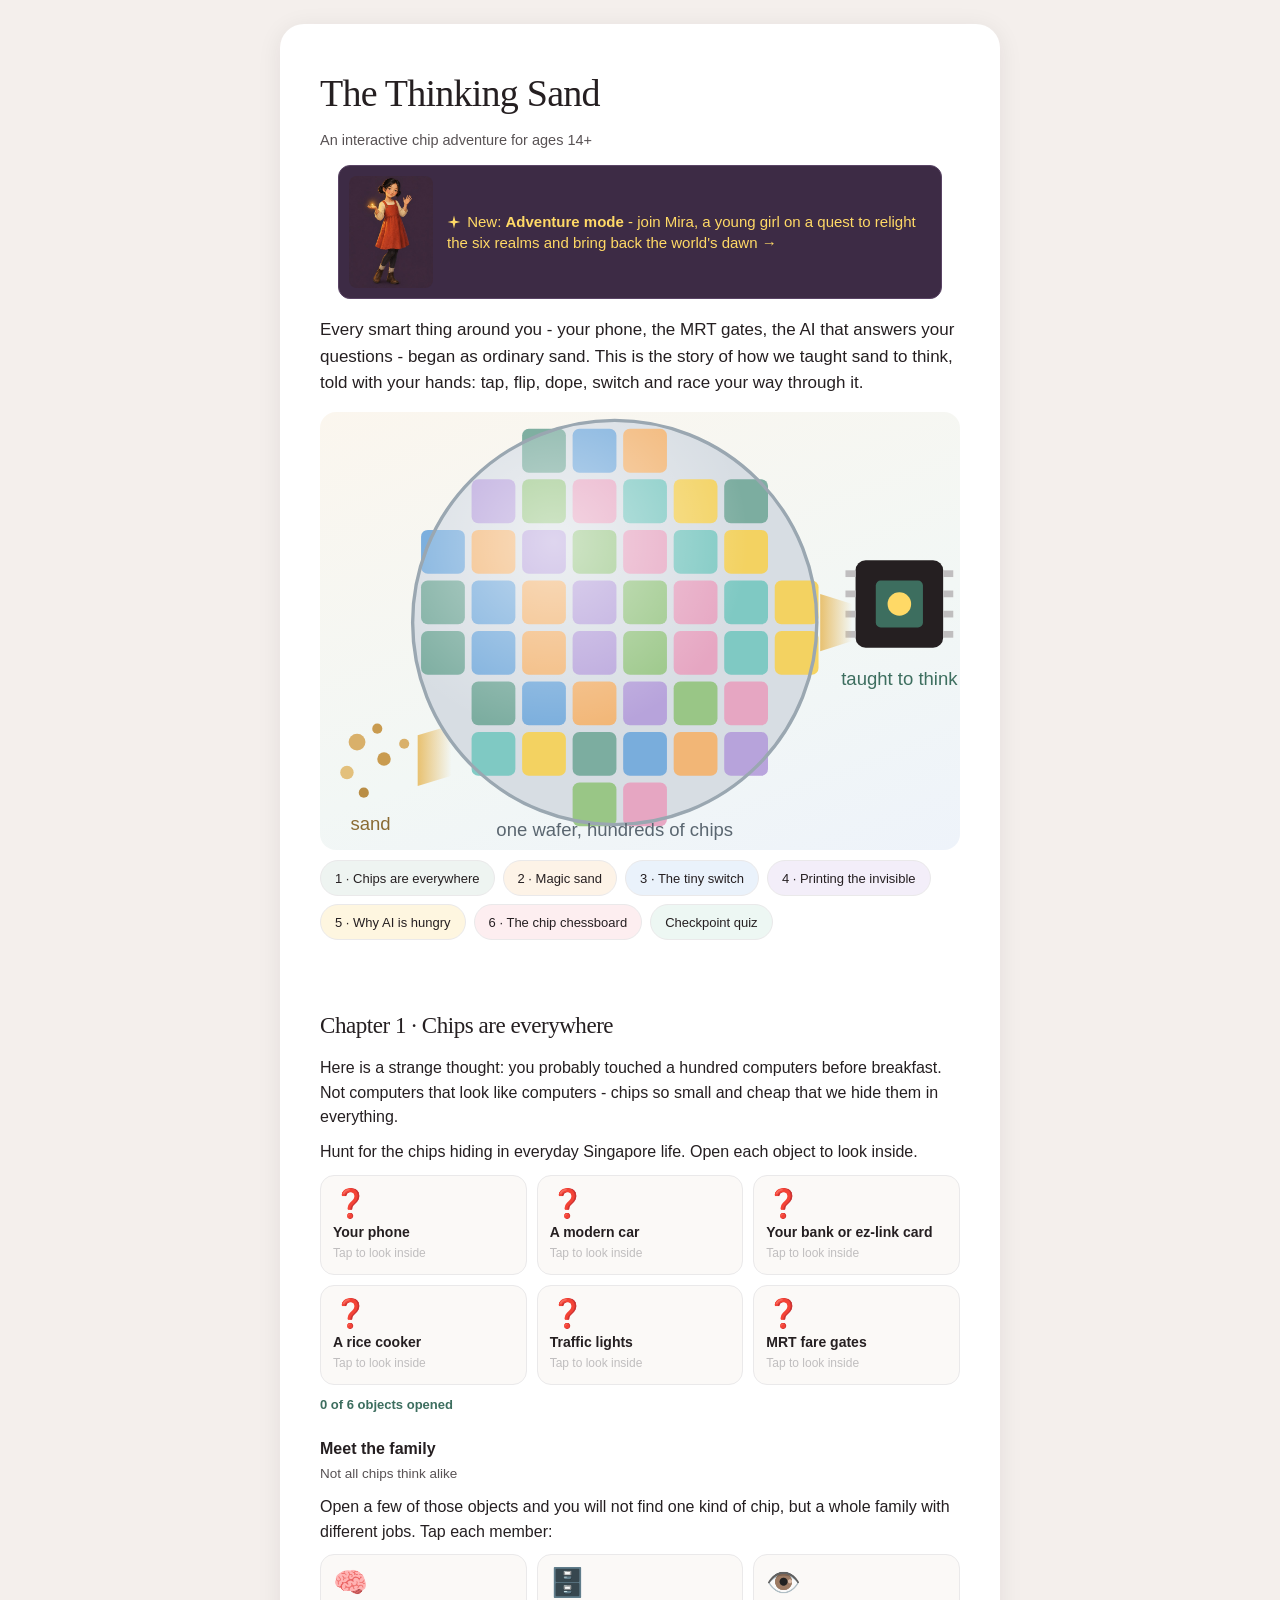
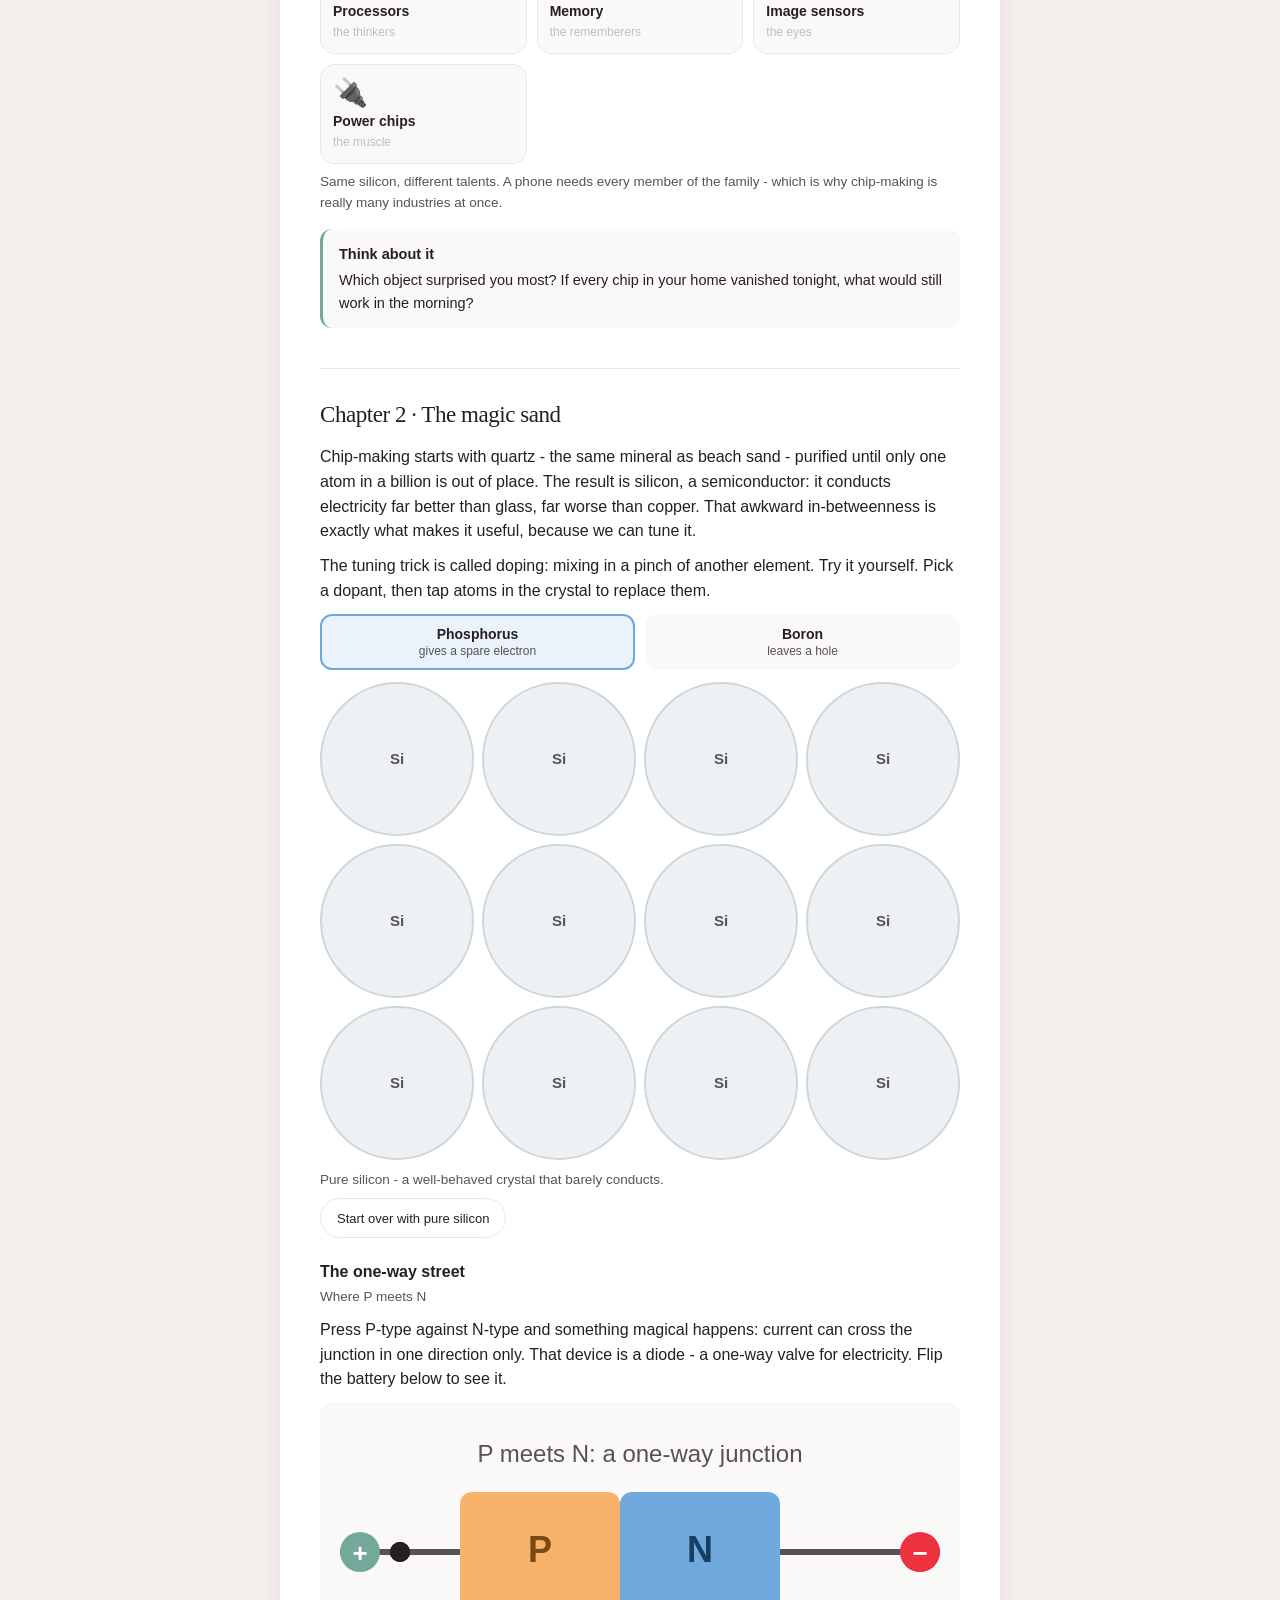
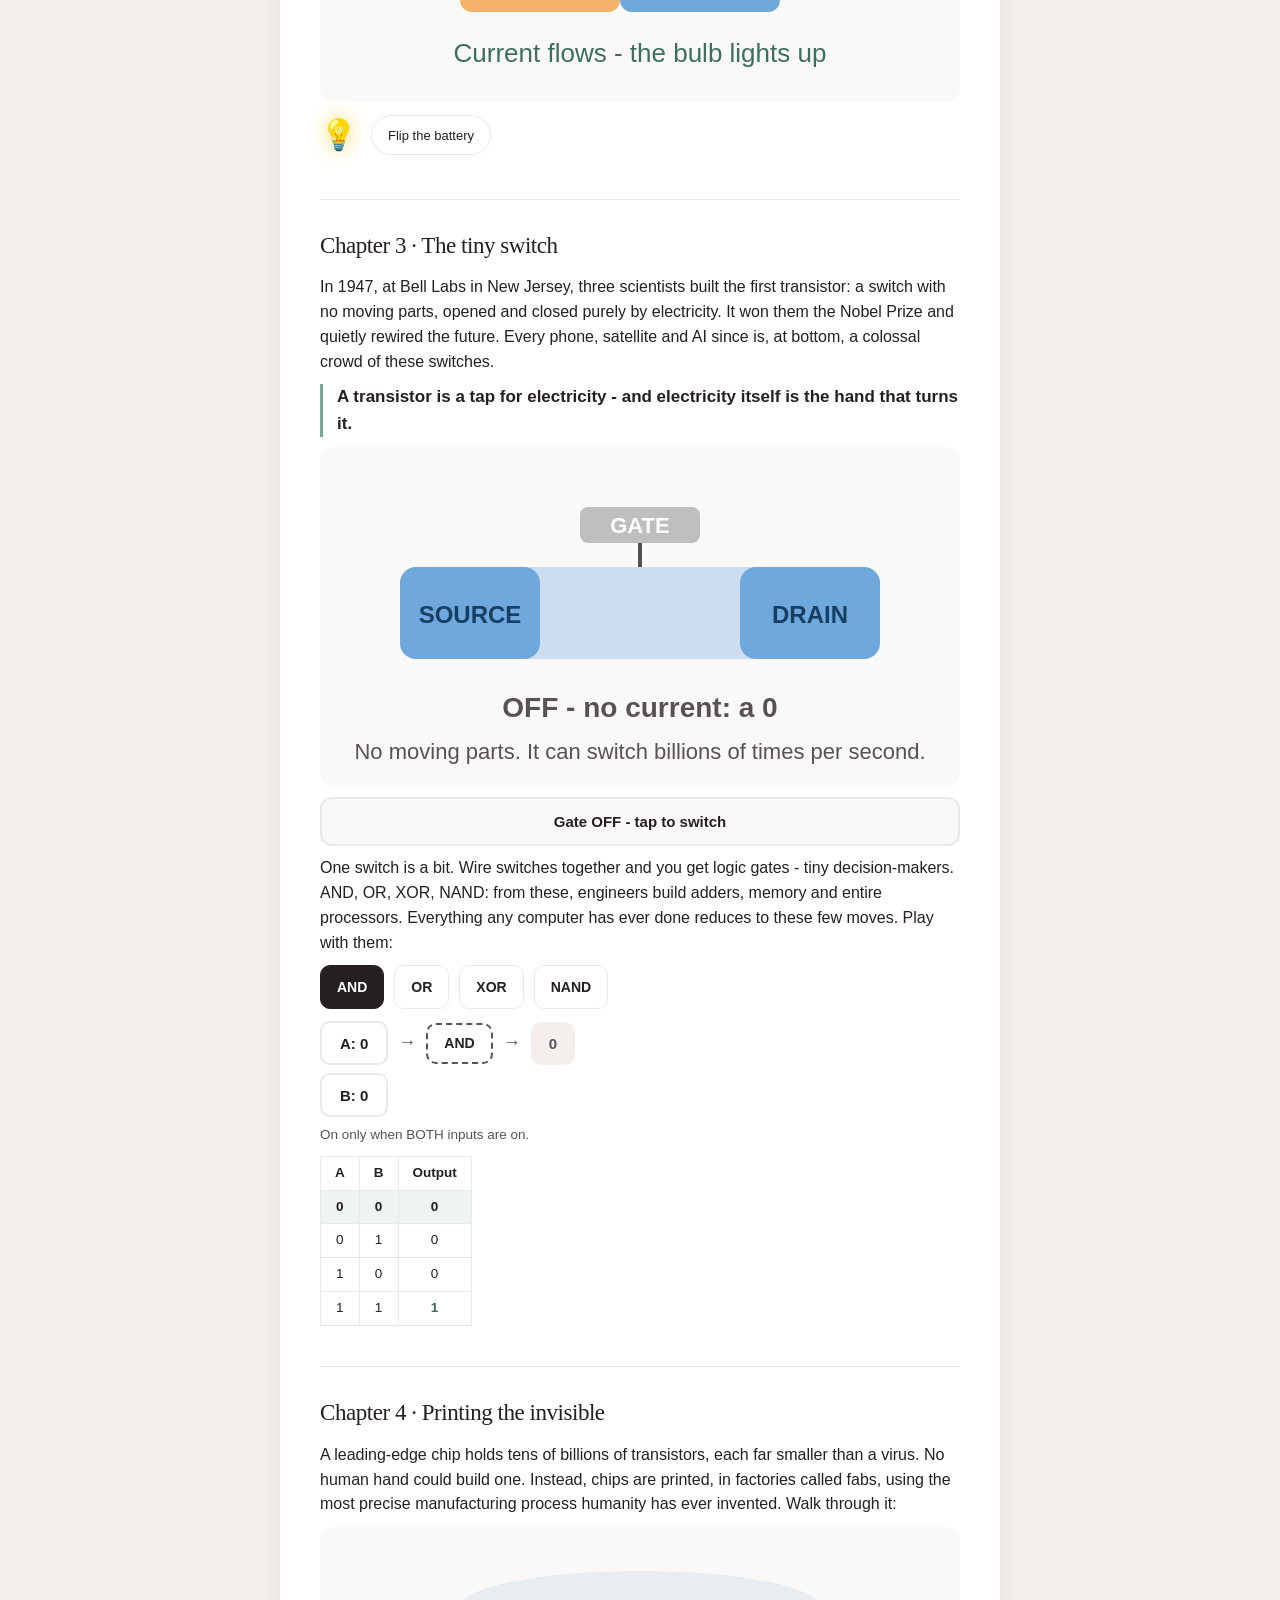
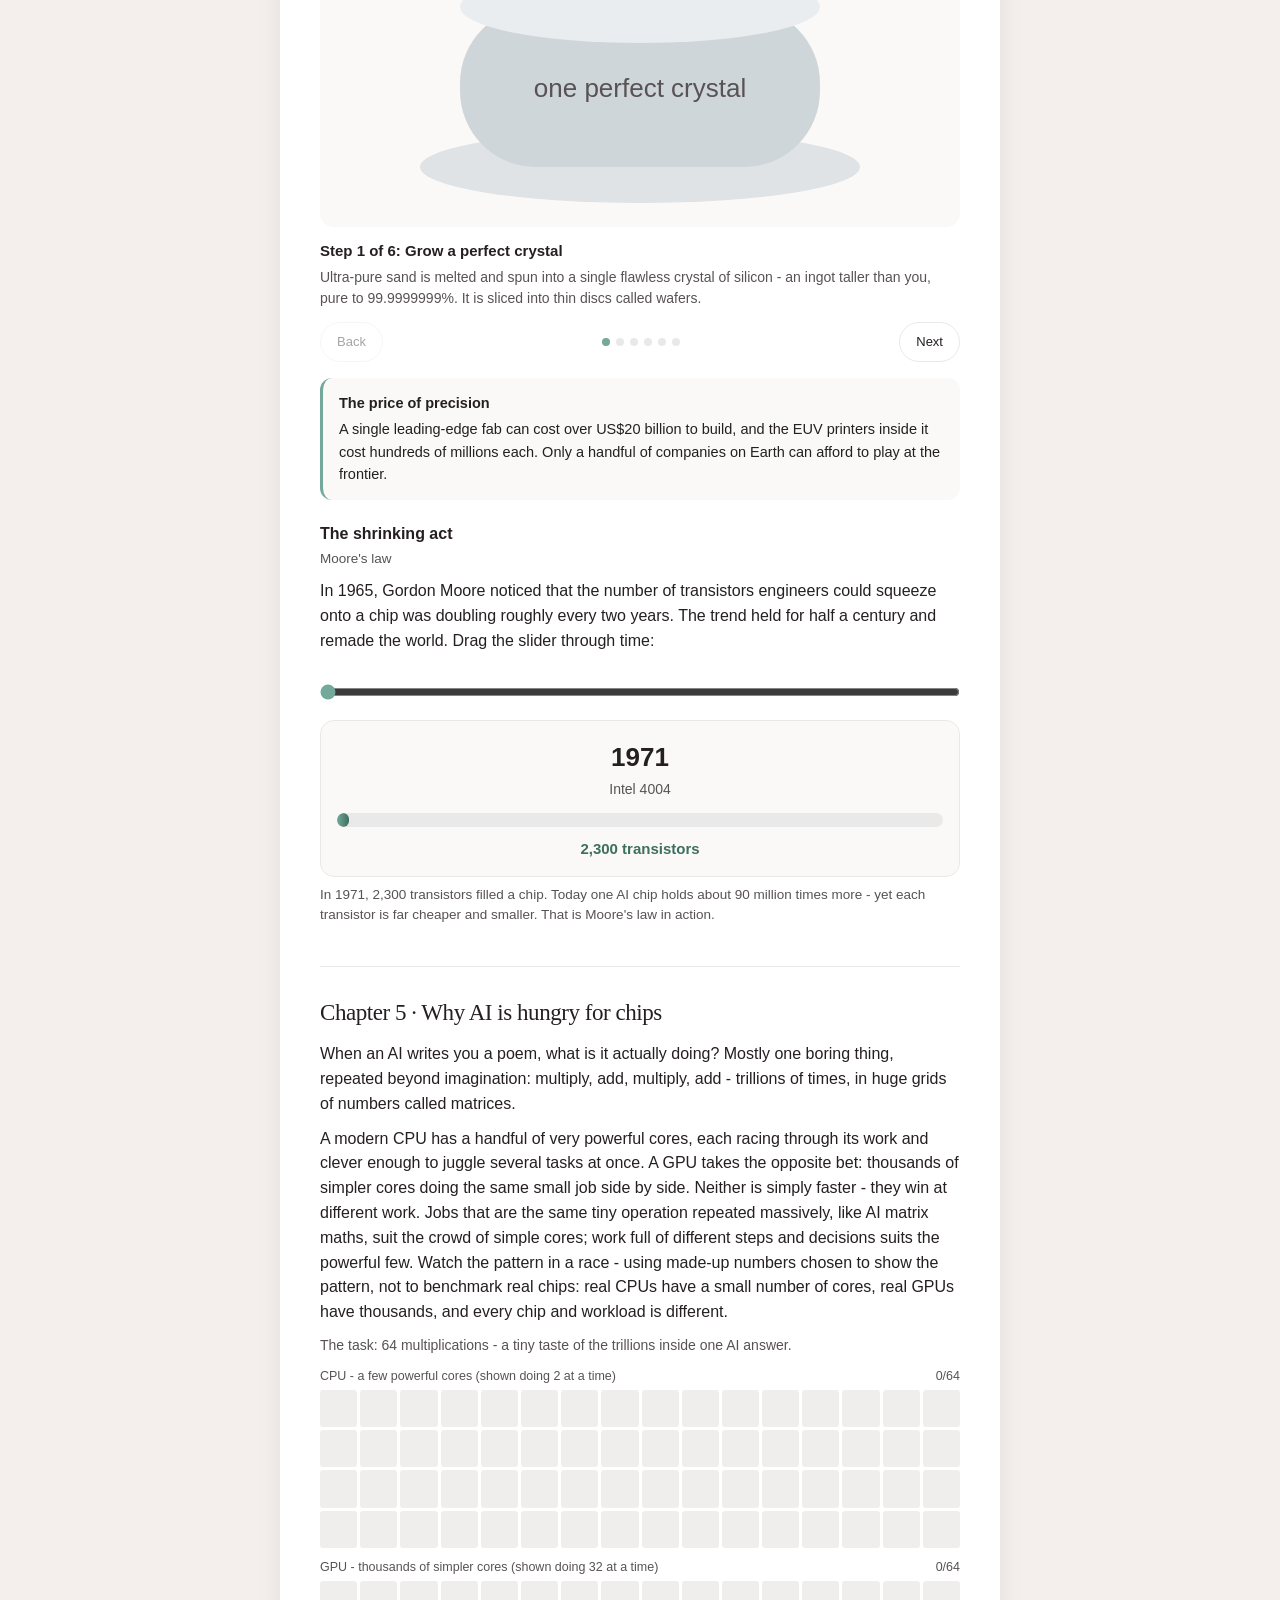
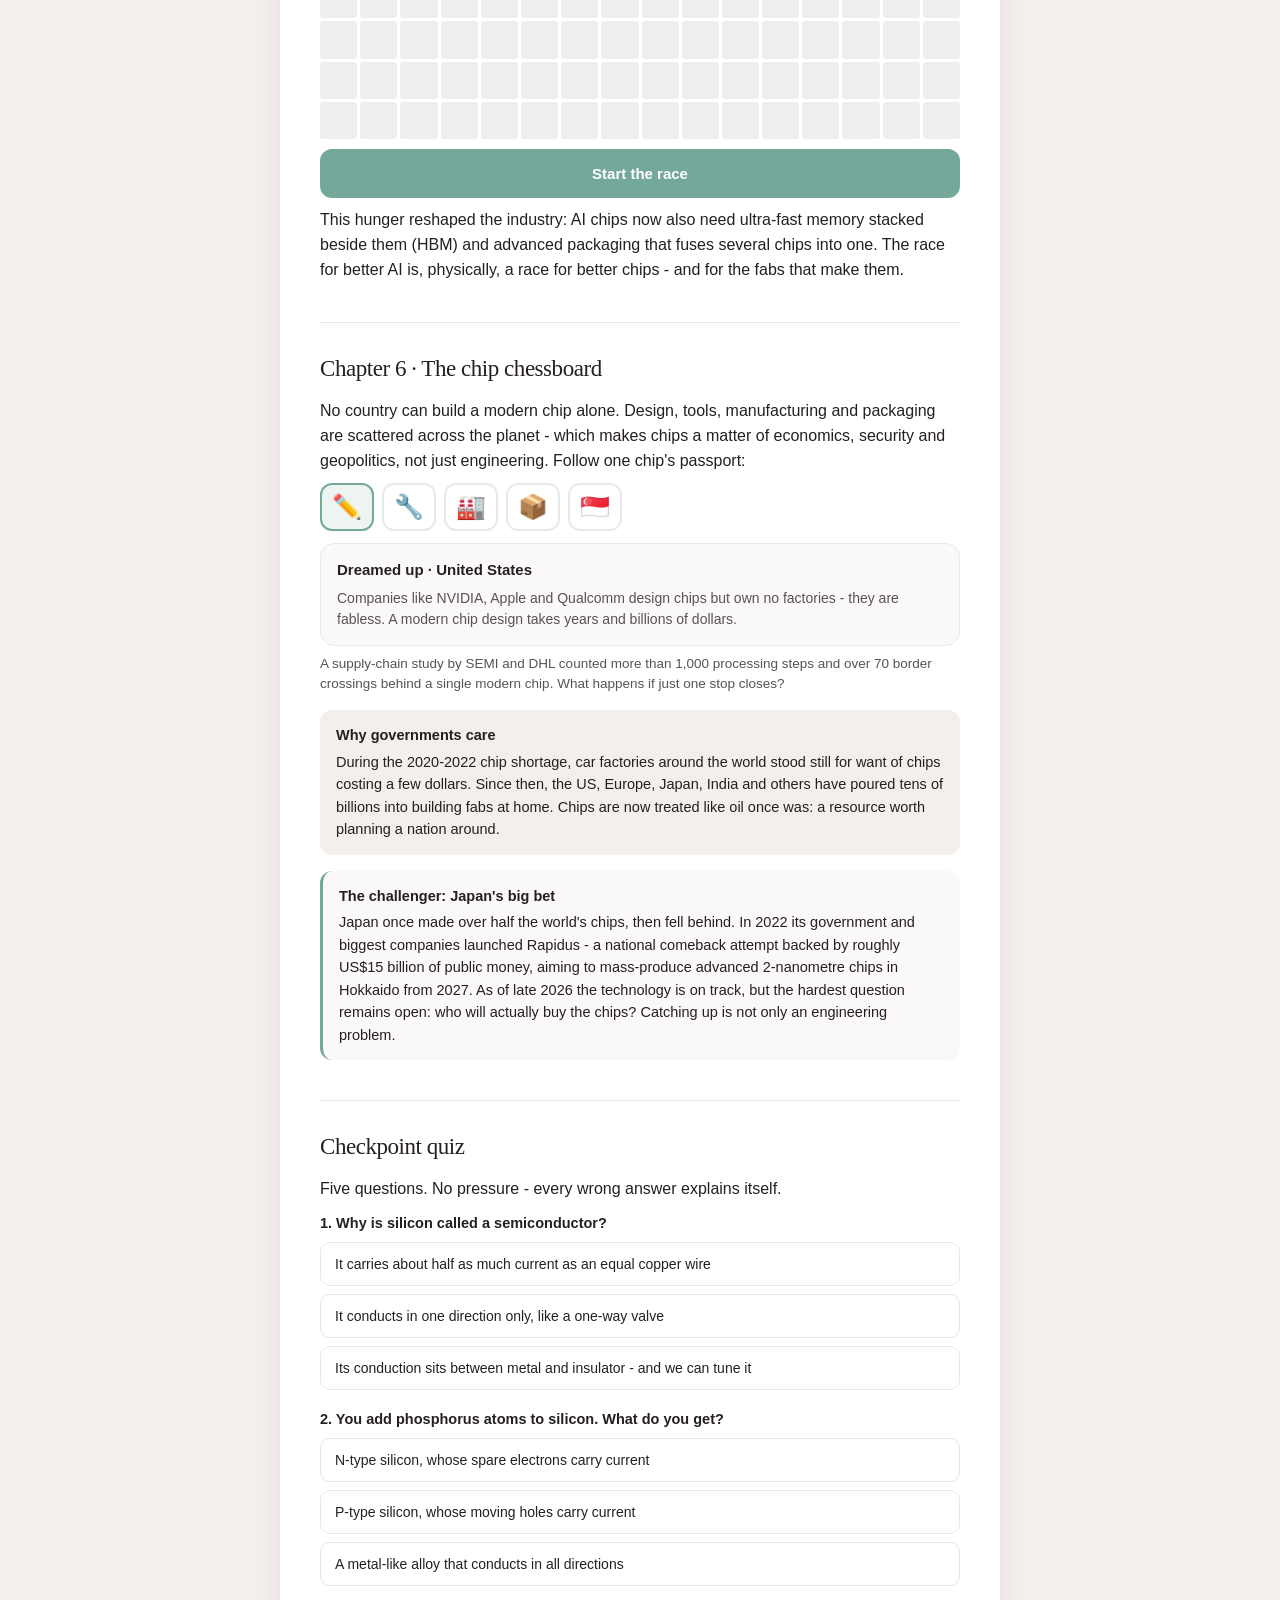
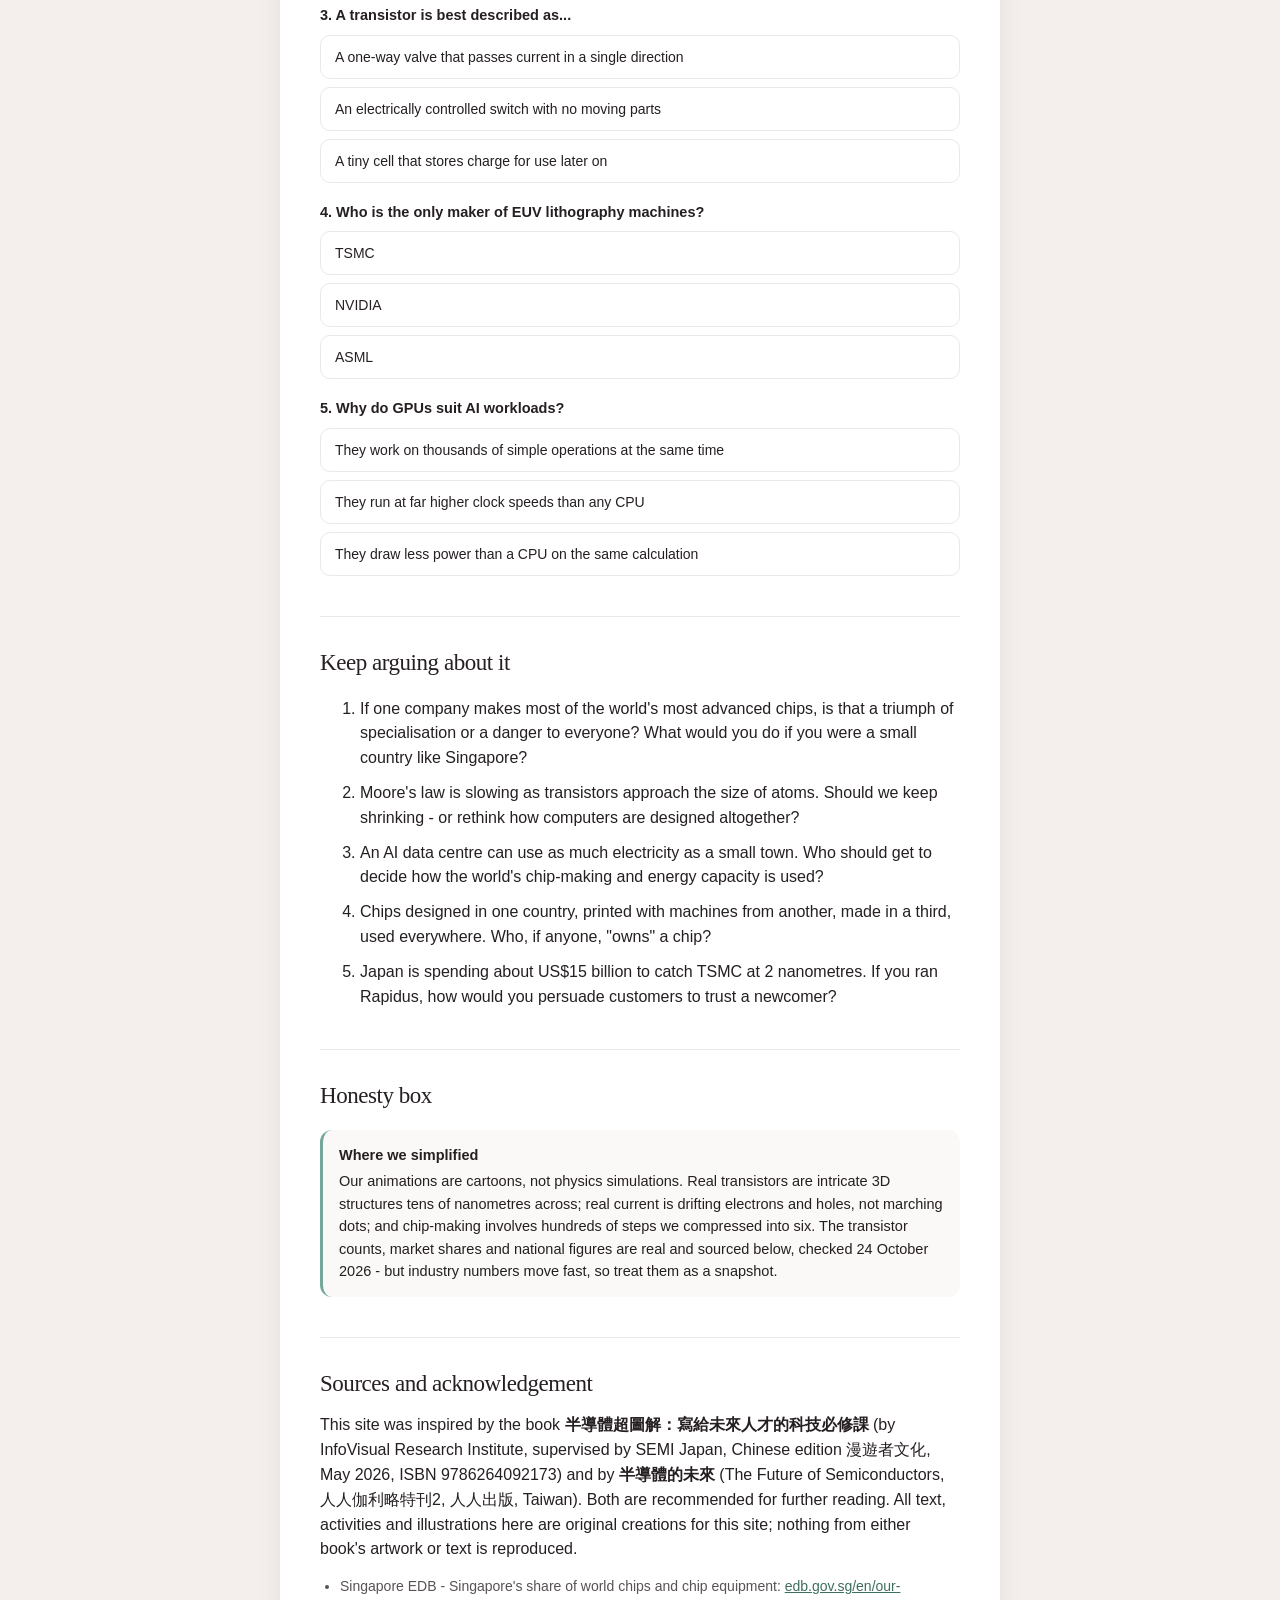
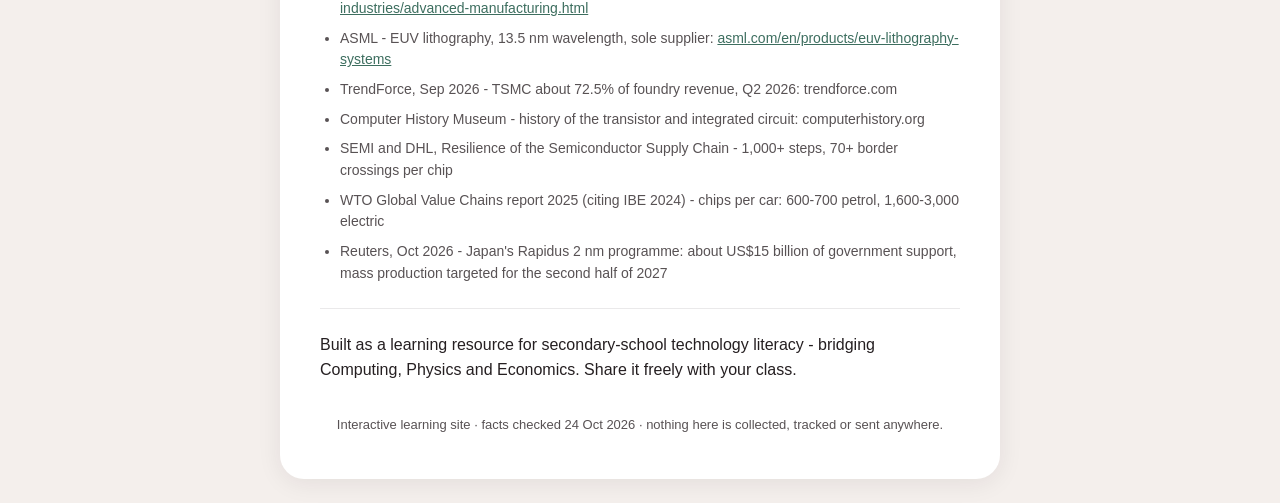
<file: index.html>
<!DOCTYPE html>
<html lang="en">
<head>
<meta charset="UTF-8">
<meta name="viewport" content="width=device-width, initial-scale=1.0">
<title>The Thinking Sand - An Interactive Chip Adventure</title>
<meta name="description" content="Every smart thing around you began as ordinary sand. An interactive, tap-and-play journey from silicon physics to AI hardware and the global chip chessboard, for ages 14+.">
<link rel="stylesheet" href="style.css">
</head>
<body>
<main class="card">
  <header class="hero">
    <h1>The Thinking Sand</h1>
    <p class="hero-fact">An interactive chip adventure for ages 14+</p>
  <div class="adventure-banner">
    <a href="quest.html"><img src="mira-stand.svg" alt="Mira, a young girl in a red dress, waves hello while holding a tiny glowing grain of sand" width="620" height="826"><span><svg class="sparkle" viewBox="0 0 24 24" aria-hidden="true"><path d="M12 1 L14.2 9.8 L23 12 L14.2 14.2 L12 23 L9.8 14.2 L1 12 L9.8 9.8 Z" fill="#ffd966"/></svg> New: <strong>Adventure mode</strong> - join Mira, a young girl on a quest to relight the six realms and bring back the world's dawn &rarr;</span></a>
  </div>

    <p class="intro">Every smart thing around you - your phone, the MRT gates, the AI that answers your questions - began as ordinary sand. This is the story of how we taught sand to think, told with your hands: tap, flip, dope, switch and race your way through it.</p>
  </header>



  <!-- Hero artwork: from sand to thinking chip (original illustration) -->
  <figure class="heroart" role="img" aria-label="Grains of sand become a silicon wafer full of colourful chips, and one chip lights up with ideas">
    <svg viewBox="0 0 380 260" aria-hidden="true">
      <defs>
        <radialGradient id="waferSheen" cx="35%" cy="30%" r="80%">
          <stop offset="0%" stop-color="#ffffff" stop-opacity="0.55"/>
          <stop offset="60%" stop-color="#ffffff" stop-opacity="0"/>
        </radialGradient>
        <linearGradient id="beamGrad" x1="0" y1="0" x2="1" y2="0">
          <stop offset="0%" stop-color="#e8c170"/>
          <stop offset="100%" stop-color="#e8c170" stop-opacity="0"/>
        </linearGradient>
      </defs>
      <g>
        <circle cx="22" cy="196" r="5" fill="#d9b06a"/><circle cx="38" cy="206" r="4" fill="#c99b4f"/>
        <circle cx="16" cy="214" r="4" fill="#e3c07c"/><circle cx="34" cy="188" r="3" fill="#c99b4f"/>
        <circle cx="50" cy="197" r="3" fill="#d9b06a"/><circle cx="26" cy="226" r="3" fill="#b98d45"/>
        <text x="30" y="248" text-anchor="middle" font-size="11" fill="#8a6b33">sand</text>
      </g>
      <polygon points="58,192 78,186 78,216 58,222" fill="url(#beamGrad)"/>
      <circle cx="175" cy="125" r="120" fill="#d7dde3"/>
      <g id="waferDies"></g>
      <circle cx="175" cy="125" r="120" fill="url(#waferSheen)"/>
      <circle cx="175" cy="125" r="120" fill="none" stroke="#9aa7b1" stroke-width="2"/>
      <text x="175" y="252" text-anchor="middle" font-size="11" fill="#5a6670">one wafer, hundreds of chips</text>
      <g>
        <rect x="318" y="88" width="52" height="52" rx="6" fill="#251f21"/>
        <rect x="330" y="100" width="28" height="28" rx="3" fill="#3d6e5f"/>
        <rect x="312" y="94" width="6" height="4" fill="#c0bebf"/><rect x="312" y="106" width="6" height="4" fill="#c0bebf"/>
        <rect x="312" y="118" width="6" height="4" fill="#c0bebf"/><rect x="312" y="130" width="6" height="4" fill="#c0bebf"/>
        <rect x="370" y="94" width="6" height="4" fill="#c0bebf"/><rect x="370" y="106" width="6" height="4" fill="#c0bebf"/>
        <rect x="370" y="118" width="6" height="4" fill="#c0bebf"/><rect x="370" y="130" width="6" height="4" fill="#c0bebf"/>
        <circle cx="344" cy="114" r="7" fill="#ffd966" class="spark"/>
        <text x="344" y="162" text-anchor="middle" font-size="11" fill="#3d6e5f">taught to think</text>
      </g>
      <polygon points="297,108 316,114 316,136 297,142" fill="url(#beamGrad)"/>
    </svg>
  </figure>

  <nav class="index" aria-label="Chapters">
    <button type="button" data-goto="everywhere">1 &middot; Chips are everywhere</button>
    <button type="button" data-goto="sand">2 &middot; Magic sand</button>
    <button type="button" data-goto="switch">3 &middot; The tiny switch</button>
    <button type="button" data-goto="printing">4 &middot; Printing the invisible</button>
    <button type="button" data-goto="ai">5 &middot; Why AI is hungry</button>
    <button type="button" data-goto="chessboard">6 &middot; The chip chessboard</button>
    <button type="button" data-goto="checkpoint">Checkpoint quiz</button>
  </nav>

  <!-- CHAPTER 1 -->
  <section id="everywhere">
    <h2>Chapter 1 &middot; Chips are everywhere</h2>
    <p>Here is a strange thought: you probably touched a hundred computers before breakfast. Not computers that look like computers - chips so small and cheap that we hide them in everything.</p>
    <p>Hunt for the chips hiding in everyday Singapore life. Open each object to look inside.</p>
    <div class="huntgrid" id="chipHunt"></div>
    <p class="score" id="huntScore">0 of 6 objects opened</p>
    <h3>Meet the family</h3>
    <p class="sub">Not all chips think alike</p>
    <p>Open a few of those objects and you will not find one kind of chip, but a whole family with different jobs. Tap each member:</p>
    <div class="huntgrid" id="chipFamily"></div>
    <p class="verdict">Same silicon, different talents. A phone needs every member of the family - which is why chip-making is really many industries at once.</p>
    <aside class="callout note">
      <strong>Think about it</strong>
      <p>Which object surprised you most? If every chip in your home vanished tonight, what would still work in the morning?</p>
    </aside>
  </section>

  <!-- CHAPTER 2 -->
  <section id="sand">
    <h2>Chapter 2 &middot; The magic sand</h2>
    <p>Chip-making starts with quartz - the same mineral as beach sand - purified until only one atom in a billion is out of place. The result is silicon, a semiconductor: it conducts electricity far better than glass, far worse than copper. That awkward in-betweenness is exactly what makes it useful, because we can tune it.</p>
    <p>The tuning trick is called doping: mixing in a pinch of another element. Try it yourself. Pick a dopant, then tap atoms in the crystal to replace them.</p>
    <div class="dopick" role="group" aria-label="Choose a dopant">
      <button type="button" id="pickP" class="dopant n picked">Phosphorus<br><small>gives a spare electron</small></button>
      <button type="button" id="pickB" class="dopant p">Boron<br><small>leaves a hole</small></button>
    </div>
    <div class="lattice" id="lattice" role="group" aria-label="Silicon crystal - tap an atom to replace it"></div>
    <p class="verdict" id="dopeVerdict">Pure silicon - a well-behaved crystal that barely conducts.</p>
    <button type="button" class="mini" id="dopeReset">Start over with pure silicon</button>
    <h3>The one-way street</h3>
    <p class="sub">Where P meets N</p>
    <p>Press P-type against N-type and something magical happens: current can cross the junction in one direction only. That device is a diode - a one-way valve for electricity. Flip the battery below to see it.</p>
    <div class="diode">
      <svg viewBox="0 0 320 150" class="art" role="img" aria-label="A diode demonstration">
        <rect x="70" y="45" width="80" height="60" rx="6" fill="#f6b26b"/>
        <rect x="150" y="45" width="80" height="60" rx="6" fill="#6fa8dc"/>
        <text x="110" y="80" text-anchor="middle" font-size="18" font-weight="bold" fill="#7a4a12">P</text>
        <text x="190" y="80" text-anchor="middle" font-size="18" font-weight="bold" fill="#173f63">N</text>
        <line x1="10" y1="75" x2="70" y2="75" stroke="#585254" stroke-width="3"/>
        <line x1="230" y1="75" x2="310" y2="75" stroke="#585254" stroke-width="3"/>
        <circle id="batLeft" cx="20" cy="75" r="10" fill="#73a89a"/>
        <text id="batLeftSign" x="20" y="80" text-anchor="middle" font-size="13" fill="#fff" font-weight="bold">+</text>
        <circle id="batRight" cx="300" cy="75" r="10" fill="#ed313e"/>
        <text id="batRightSign" x="300" y="80" text-anchor="middle" font-size="13" fill="#fff" font-weight="bold">&minus;</text>
        <text x="160" y="30" text-anchor="middle" font-size="12" fill="#585254">P meets N: a one-way junction</text>
        <g id="diodeFlow">
          <circle class="flowdot" style="animation-delay:0s" cx="40" cy="75" r="5" fill="#251f21"/>
          <circle class="flowdot" style="animation-delay:0.7s" cx="40" cy="75" r="5" fill="#251f21"/>
          <circle class="flowdot" style="animation-delay:1.4s" cx="40" cy="75" r="5" fill="#251f21"/>
        </g>
        <text id="diodeMsg" x="160" y="130" text-anchor="middle" font-size="13" fill="#3d6e5f">Current flows - the bulb lights up</text>
      </svg>
      <div class="bulbrow">
        <span class="bulb on" id="diodeBulb" aria-hidden="true">&#128161;</span>
        <button type="button" class="mini" id="diodeFlip">Flip the battery</button>
      </div>
    </div>
  </section>

  <!-- CHAPTER 3 -->
  <section id="switch">
    <h2>Chapter 3 &middot; The tiny switch</h2>
    <p>In 1947, at Bell Labs in New Jersey, three scientists built the first transistor: a switch with no moving parts, opened and closed purely by electricity. It won them the Nobel Prize and quietly rewired the future. Every phone, satellite and AI since is, at bottom, a colossal crowd of these switches.</p>
    <p class="keysentence">A transistor is a tap for electricity - and electricity itself is the hand that turns it.</p>
    <div class="transistor">
      <svg viewBox="0 0 320 170" class="art" role="img" aria-label="A transistor switch demonstration">
        <rect x="40" y="60" width="240" height="46" rx="8" fill="#6fa8dc" opacity="0.35"/>
        <rect x="40" y="60" width="70" height="46" rx="8" fill="#6fa8dc"/>
        <rect x="210" y="60" width="70" height="46" rx="8" fill="#6fa8dc"/>
        <text x="75" y="88" text-anchor="middle" font-size="12" fill="#173f63" font-weight="bold">SOURCE</text>
        <text x="245" y="88" text-anchor="middle" font-size="12" fill="#173f63" font-weight="bold">DRAIN</text>
        <rect id="gateRect" x="130" y="30" width="60" height="18" rx="4" fill="#c0bebf"/>
        <text x="160" y="43" text-anchor="middle" font-size="11" fill="#fff" font-weight="bold">GATE</text>
        <line x1="160" y1="48" x2="160" y2="60" stroke="#585254" stroke-width="2"/>
        <g id="transFlow" style="display:none">
          <circle class="flowlong" style="animation-delay:0s" cx="110" cy="83" r="5" fill="#251f21"/>
          <circle class="flowlong" style="animation-delay:0.45s" cx="110" cy="83" r="5" fill="#251f21"/>
          <circle class="flowlong" style="animation-delay:0.9s" cx="110" cy="83" r="5" fill="#251f21"/>
          <circle class="flowlong" style="animation-delay:1.35s" cx="110" cy="83" r="5" fill="#251f21"/>
        </g>
        <text id="transState" x="160" y="135" text-anchor="middle" font-size="14" font-weight="bold" fill="#585254">OFF - no current: a 0</text>
        <text x="160" y="156" text-anchor="middle" font-size="11" fill="#585254">No moving parts. It can switch billions of times per second.</text>
      </svg>
      <button type="button" class="big-toggle" id="transToggle" aria-pressed="false">Gate OFF - tap to switch</button>
    </div>
    <p>One switch is a bit. Wire switches together and you get logic gates - tiny decision-makers. AND, OR, XOR, NAND: from these, engineers build adders, memory and entire processors. Everything any computer has ever done reduces to these few moves. Play with them:</p>
    <div class="logic">
      <div class="dopick" role="group" aria-label="Choose a gate" id="gatePick"></div>
      <div class="io">
        <button type="button" class="io-btn" id="inA">A: 0</button>
        <span class="arrow">&rarr;</span>
        <span class="gatebox" id="gateName">AND</span>
        <span class="arrow">&rarr;</span>
        <span class="out" id="gateOut">0</span>
      </div>
      <div class="io">
        <button type="button" class="io-btn" id="inB">B: 0</button>
      </div>
      <p class="verdict" id="gateHint"></p>
      <table class="truth">
        <thead><tr><th>A</th><th>B</th><th>Output</th></tr></thead>
        <tbody id="truthBody"></tbody>
      </table>
    </div>
  </section>

  <!-- CHAPTER 4 -->
  <section id="printing">
    <h2>Chapter 4 &middot; Printing the invisible</h2>
    <p>A leading-edge chip holds tens of billions of transistors, each far smaller than a virus. No human hand could build one. Instead, chips are printed, in factories called fabs, using the most precise manufacturing process humanity has ever invented. Walk through it:</p>
    <div class="fab">
      <div id="fabArt"></div>
      <p class="stepline" id="fabStepLine"></p>
      <p class="stepbody" id="fabStepBody"></p>
      <div class="stepnav">
        <button type="button" class="mini" id="fabBack">Back</button>
        <span class="dots" id="fabDots" aria-hidden="true"></span>
        <button type="button" class="mini" id="fabNext">Next</button>
      </div>
    </div>
    <aside class="callout note">
      <strong>The price of precision</strong>
      <p>A single leading-edge fab can cost over US$20 billion to build, and the EUV printers inside it cost hundreds of millions each. Only a handful of companies on Earth can afford to play at the frontier.</p>
    </aside>
    <h3>The shrinking act</h3>
    <p class="sub">Moore's law</p>
    <p>In 1965, Gordon Moore noticed that the number of transistors engineers could squeeze onto a chip was doubling roughly every two years. The trend held for half a century and remade the world. Drag the slider through time:</p>
    <div class="moore">
      <input type="range" id="mooreRange" min="0" max="7" value="0" step="1" aria-label="Travel through chip history">
      <div class="moorecard">
        <p class="mooreyear" id="mooreYear">1971</p>
        <p class="moorechip" id="mooreChip">Intel 4004</p>
        <div class="moorebar"><span id="mooreFill"></span></div>
        <p class="moorecount" id="mooreCount">2,300 transistors</p>
      </div>
      <p class="verdict">In 1971, 2,300 transistors filled a chip. Today one AI chip holds about 90 million times more - yet each transistor is far cheaper and smaller. That is Moore's law in action.</p>
    </div>
  </section>

  <!-- CHAPTER 5 -->
  <section id="ai">
    <h2>Chapter 5 &middot; Why AI is hungry for chips</h2>
    <p>When an AI writes you a poem, what is it actually doing? Mostly one boring thing, repeated beyond imagination: multiply, add, multiply, add - trillions of times, in huge grids of numbers called matrices.</p>
    <p>A modern CPU has a handful of very powerful cores, each racing through its work and clever enough to juggle several tasks at once. A GPU takes the opposite bet: thousands of simpler cores doing the same small job side by side. Neither is simply faster - they win at different work. Jobs that are the same tiny operation repeated massively, like AI matrix maths, suit the crowd of simple cores; work full of different steps and decisions suits the powerful few. Watch the pattern in a race - using made-up numbers chosen to show the pattern, not to benchmark real chips: real CPUs have a small number of cores, real GPUs have thousands, and every chip and workload is different.</p>
    <div class="race">
      <p class="racetask">The task: 64 multiplications - a tiny taste of the trillions inside one AI answer.</p>
      <div class="lanelabel"><span>CPU - a few powerful cores (shown doing 2 at a time)</span><span id="cpuCount">0/64</span></div>
      <div class="tiles" id="cpuTiles"></div>
      <div class="lanelabel"><span>GPU - thousands of simpler cores (shown doing 32 at a time)</span><span id="gpuCount">0/64</span></div>
      <div class="tiles" id="gpuTiles"></div>
      <button type="button" class="big-toggle on" id="raceBtn">Start the race</button>
      <p class="verdict" id="raceVerdict" style="display:none">Same answer, different strengths. And remember the ratios were invented for teaching: which chip wins always depends on the chip and the job.</p>
    </div>
    <p>This hunger reshaped the industry: AI chips now also need ultra-fast memory stacked beside them (HBM) and advanced packaging that fuses several chips into one. The race for better AI is, physically, a race for better chips - and for the fabs that make them.</p>
  </section>

  <!-- CHAPTER 6 -->
  <section id="chessboard">
    <h2>Chapter 6 &middot; The chip chessboard</h2>
    <p>No country can build a modern chip alone. Design, tools, manufacturing and packaging are scattered across the planet - which makes chips a matter of economics, security and geopolitics, not just engineering. Follow one chip's passport:</p>
    <div class="passport">
      <div class="stamps" role="group" aria-label="Journey stages" id="stamps"></div>
      <div class="passcard">
        <p class="passstage" id="passStage"></p>
        <p class="passbody" id="passBody"></p>
      </div>
      <p class="verdict">A supply-chain study by SEMI and DHL counted more than 1,000 processing steps and over 70 border crossings behind a single modern chip. What happens if just one stop closes?</p>
    </div>
    <aside class="callout warning">
      <strong>Why governments care</strong>
      <p>During the 2020-2022 chip shortage, car factories around the world stood still for want of chips costing a few dollars. Since then, the US, Europe, Japan, India and others have poured tens of billions into building fabs at home. Chips are now treated like oil once was: a resource worth planning a nation around.</p>
    </aside>
    <aside class="callout note">
      <strong>The challenger: Japan's big bet</strong>
      <p>Japan once made over half the world's chips, then fell behind. In 2022 its government and biggest companies launched Rapidus - a national comeback attempt backed by roughly US$15 billion of public money, aiming to mass-produce advanced 2-nanometre chips in Hokkaido from 2027. As of late 2026 the technology is on track, but the hardest question remains open: who will actually buy the chips? Catching up is not only an engineering problem.</p>
    </aside>
  </section>

  <!-- QUIZ -->
  <section id="checkpoint">
    <h2>Checkpoint quiz</h2>
    <p>Five questions. No pressure - every wrong answer explains itself.</p>
    <div id="quiz"></div>
    <p class="finalscore" id="quizScore" style="display:none"></p>
  </section>

  <!-- DISCUSSION -->
  <section>
    <h2>Keep arguing about it</h2>
    <ol class="discuss">
      <li>If one company makes most of the world's most advanced chips, is that a triumph of specialisation or a danger to everyone? What would you do if you were a small country like Singapore?</li>
      <li>Moore's law is slowing as transistors approach the size of atoms. Should we keep shrinking - or rethink how computers are designed altogether?</li>
      <li>An AI data centre can use as much electricity as a small town. Who should get to decide how the world's chip-making and energy capacity is used?</li>
      <li>Chips designed in one country, printed with machines from another, made in a third, used everywhere. Who, if anyone, "owns" a chip?</li>
      <li>Japan is spending about US$15 billion to catch TSMC at 2 nanometres. If you ran Rapidus, how would you persuade customers to trust a newcomer?</li>
    </ol>
  </section>

  <!-- HONESTY BOX -->
  <section>
    <h2>Honesty box</h2>
    <aside class="callout note">
      <strong>Where we simplified</strong>
      <p>Our animations are cartoons, not physics simulations. Real transistors are intricate 3D structures tens of nanometres across; real current is drifting electrons and holes, not marching dots; and chip-making involves hundreds of steps we compressed into six. The transistor counts, market shares and national figures are real and sourced below, checked 24 October 2026 - but industry numbers move fast, so treat them as a snapshot.</p>
    </aside>
  </section>

  <!-- SOURCES -->
  <section>
    <h2>Sources and acknowledgement</h2>
    <p>This site was inspired by the book <strong>半導體超圖解：寫給未來人才的科技必修課</strong> (by InfoVisual Research Institute, supervised by SEMI Japan, Chinese edition 漫遊者文化, May 2026, ISBN 9786264092173) and by <strong>半導體的未來</strong> (The Future of Semiconductors, 人人伽利略特刊2, 人人出版, Taiwan). Both are recommended for further reading. All text, activities and illustrations here are original creations for this site; nothing from either book's artwork or text is reproduced.</p>
    <ul class="sources">
      <li>Singapore EDB - Singapore's share of world chips and chip equipment: <a href="https://www.edb.gov.sg/en/our-industries/advanced-manufacturing.html">edb.gov.sg/en/our-industries/advanced-manufacturing.html</a></li>
      <li>ASML - EUV lithography, 13.5 nm wavelength, sole supplier: <a href="https://www.asml.com/en/products/euv-lithography-systems">asml.com/en/products/euv-lithography-systems</a></li>
      <li>TrendForce, Sep 2026 - TSMC about 72.5% of foundry revenue, Q2 2026: trendforce.com</li>
      <li>Computer History Museum - history of the transistor and integrated circuit: computerhistory.org</li>
      <li>SEMI and DHL, Resilience of the Semiconductor Supply Chain - 1,000+ steps, 70+ border crossings per chip</li>
      <li>WTO Global Value Chains report 2025 (citing IBE 2024) - chips per car: 600-700 petrol, 1,600-3,000 electric</li>
      <li>Reuters, Oct 2026 - Japan's Rapidus 2 nm programme: about US$15 billion of government support, mass production targeted for the second half of 2027</li>
    </ul>
    <hr>
    <p>Built as a learning resource for secondary-school technology literacy - bridging Computing, Physics and Economics. Share it freely with your class.</p>
  </section>

  <footer class="closing">Interactive learning site &middot; facts checked 24 Oct 2026 &middot; nothing here is collected, tracked or sent anywhere.</footer>
</main>
<script src="app.js"></script>
</body>
</html>
</file>
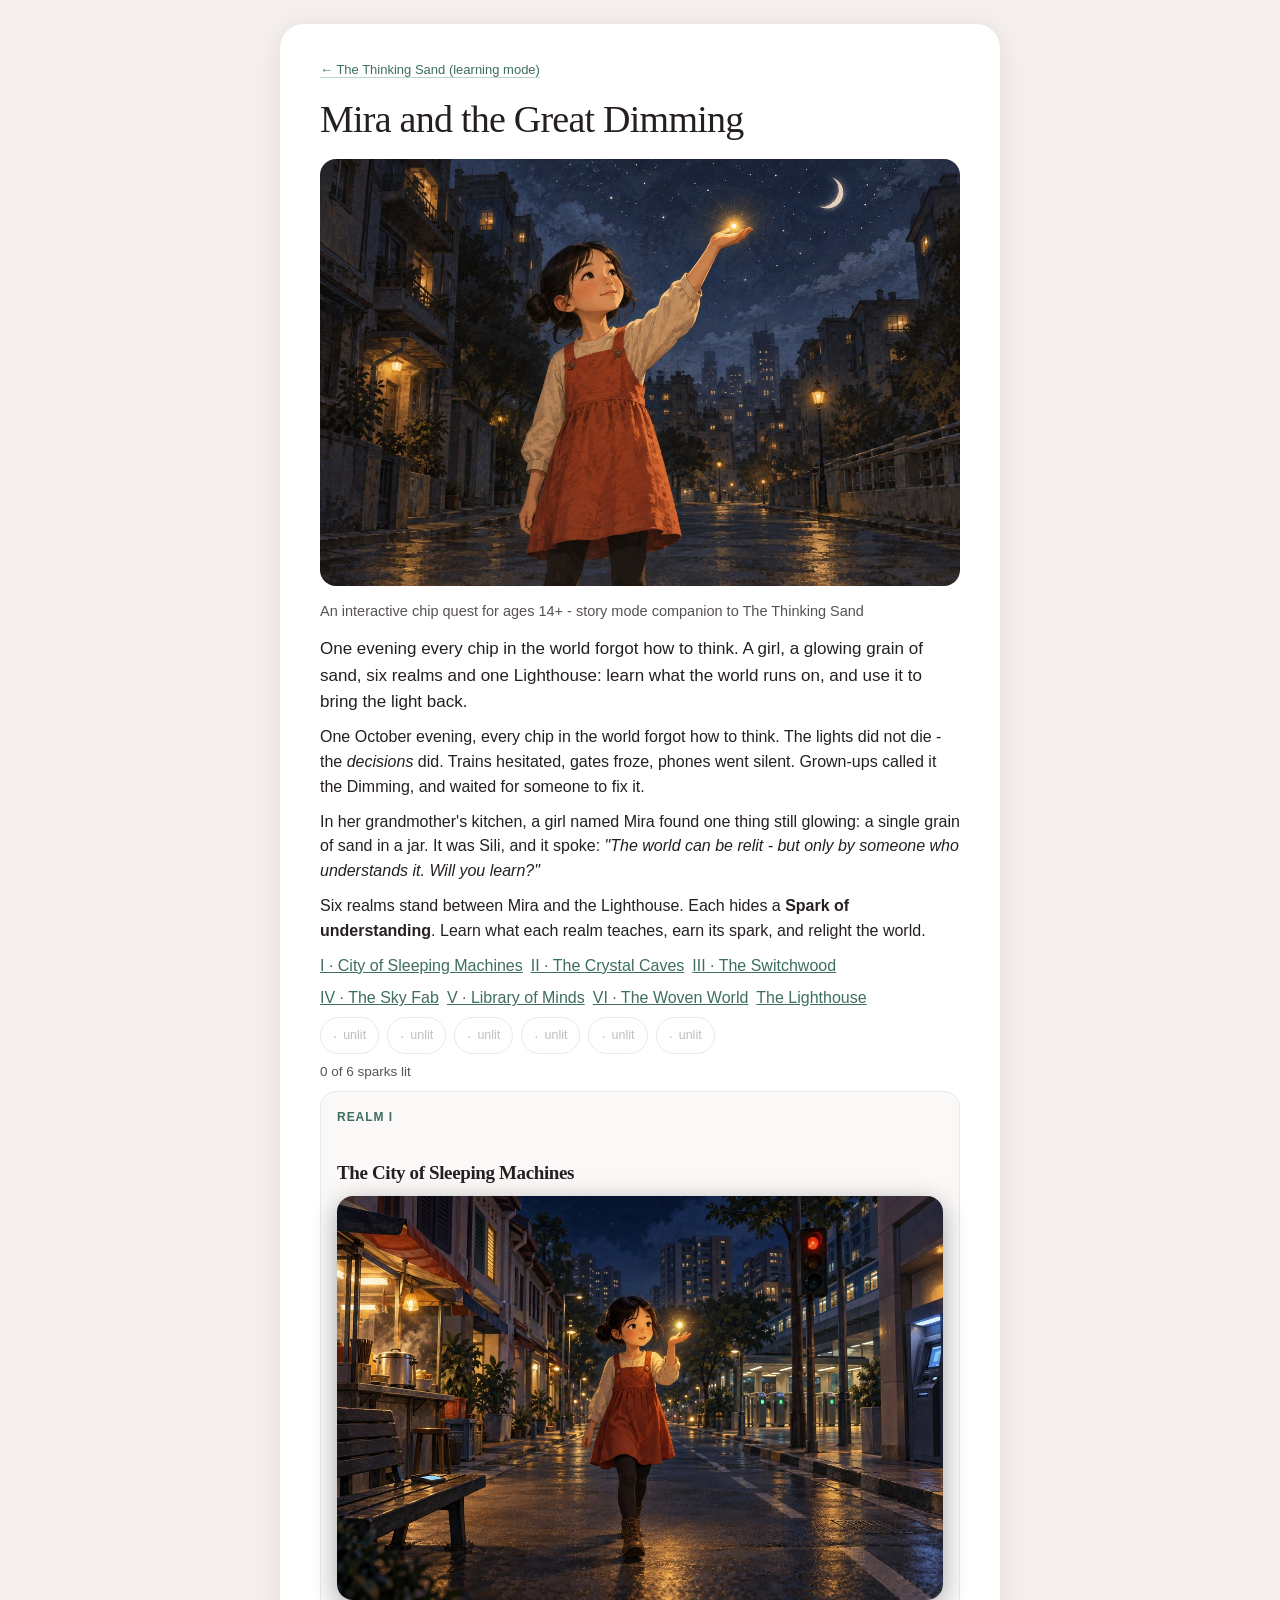
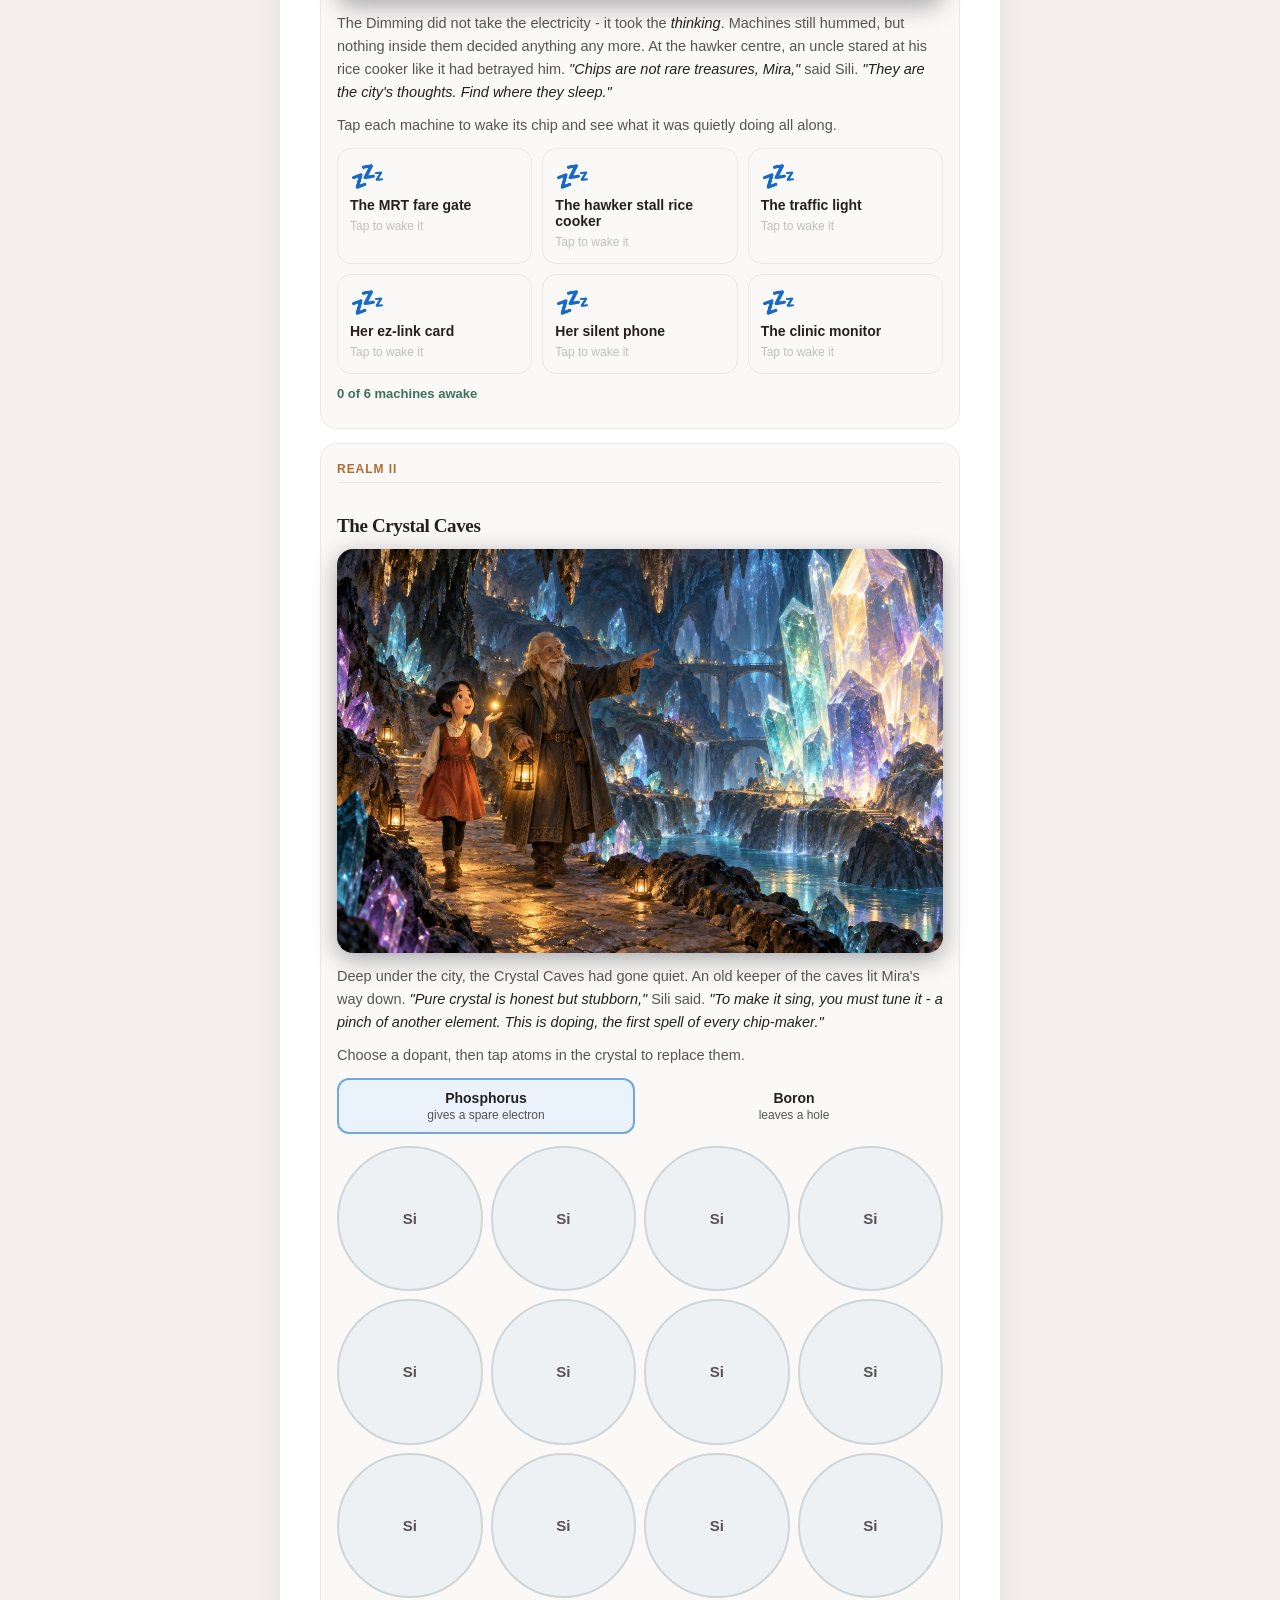
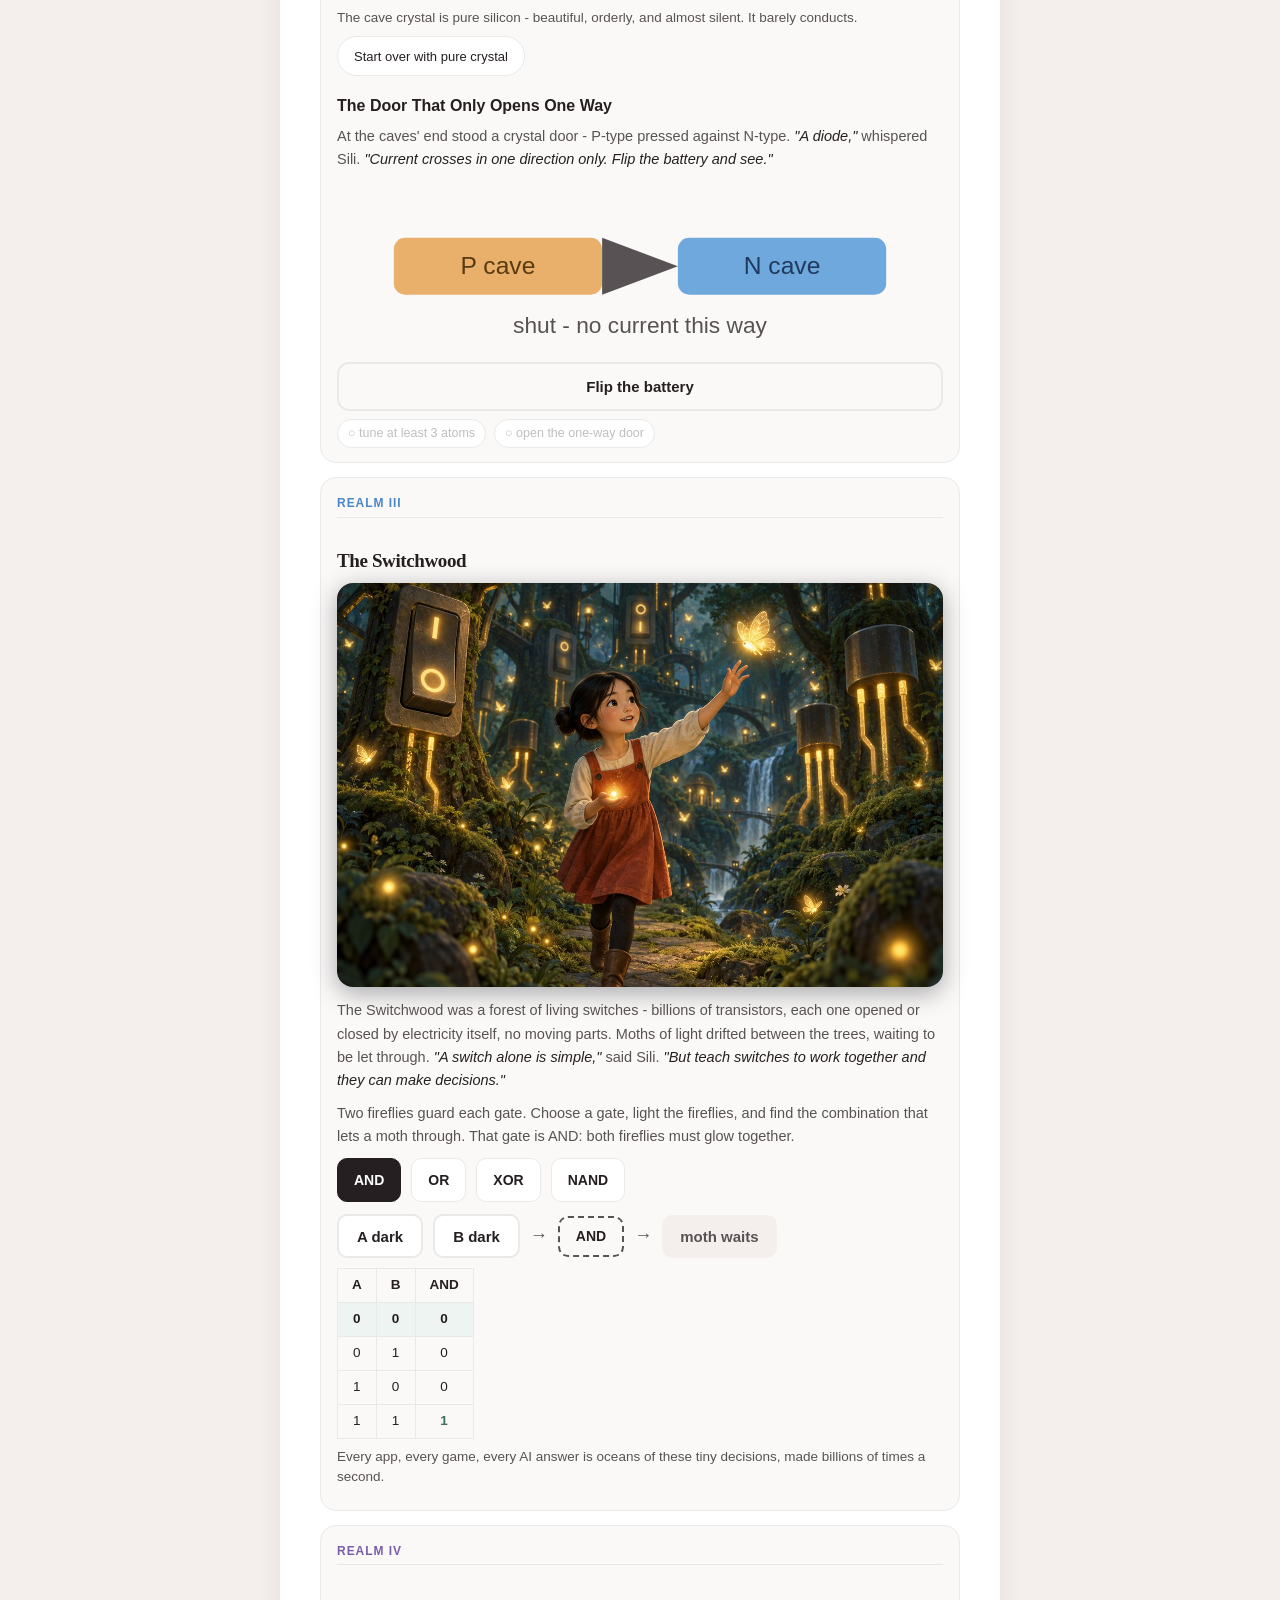
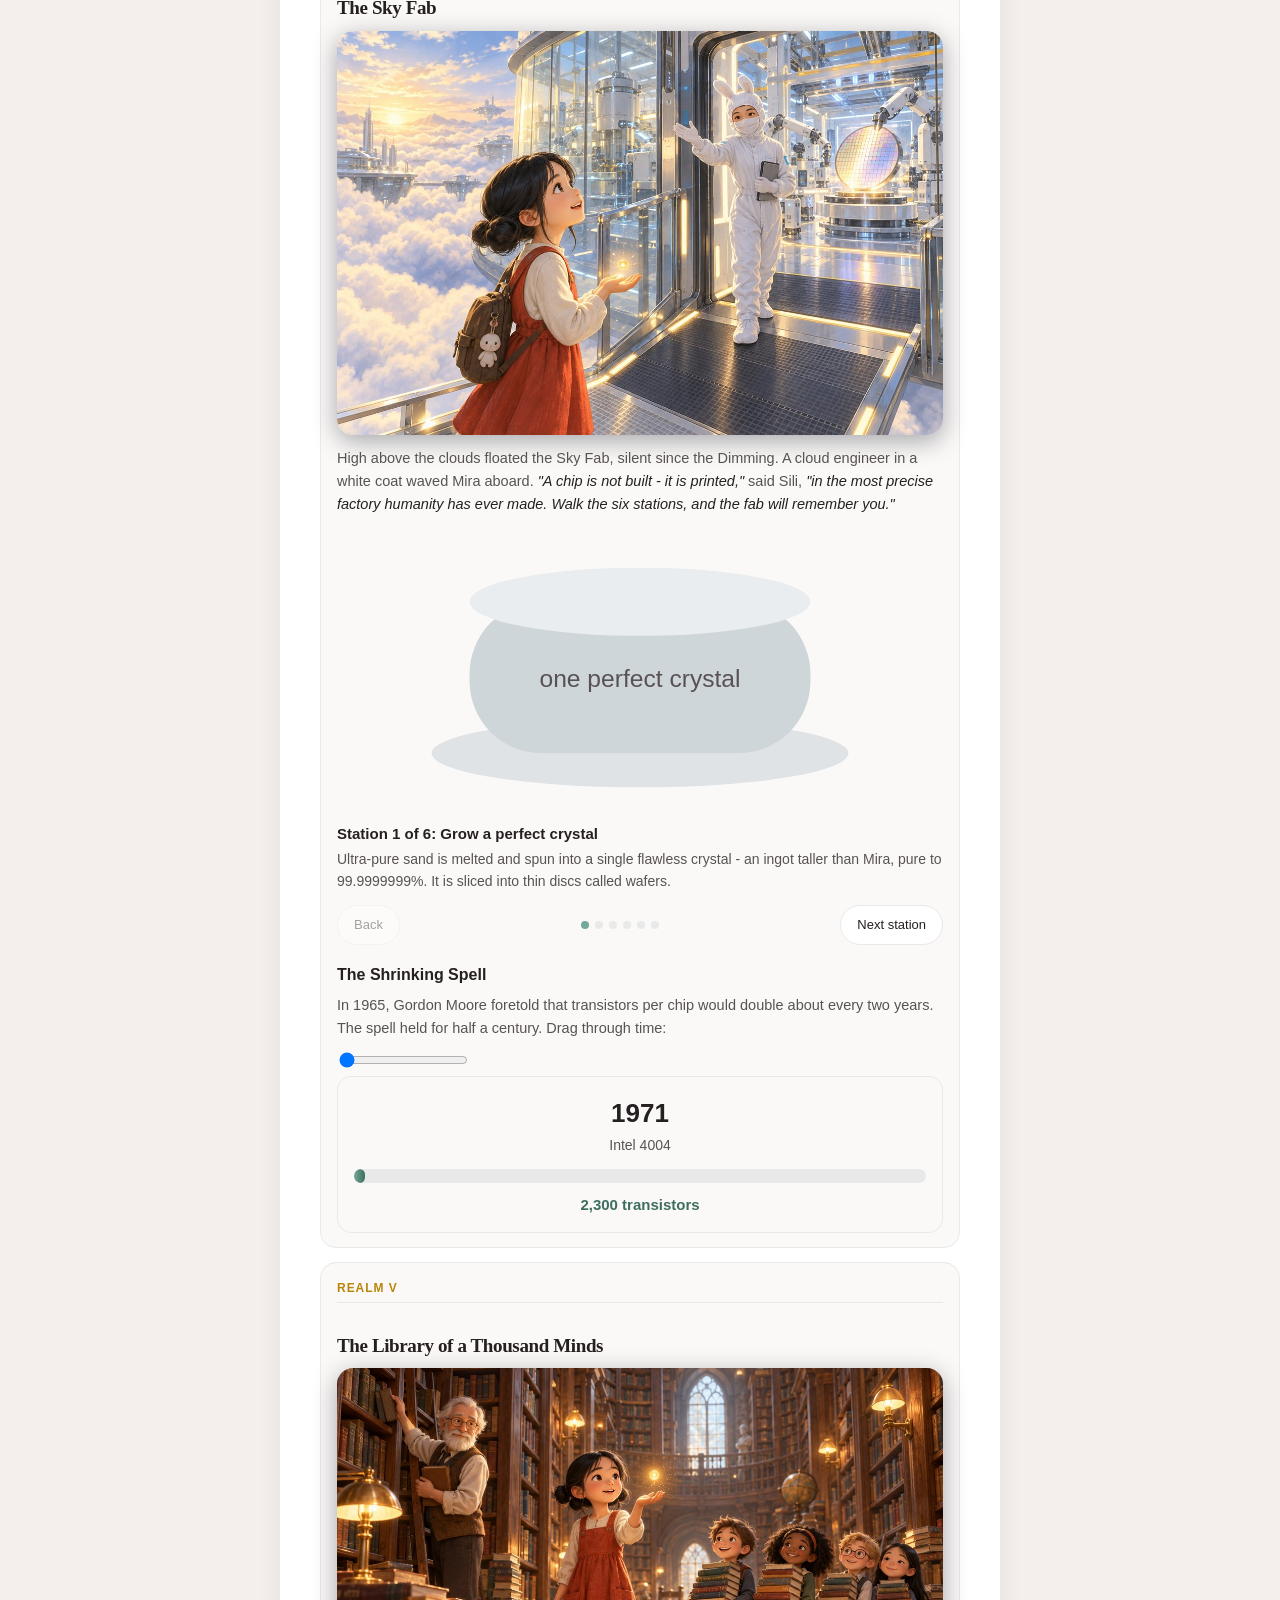
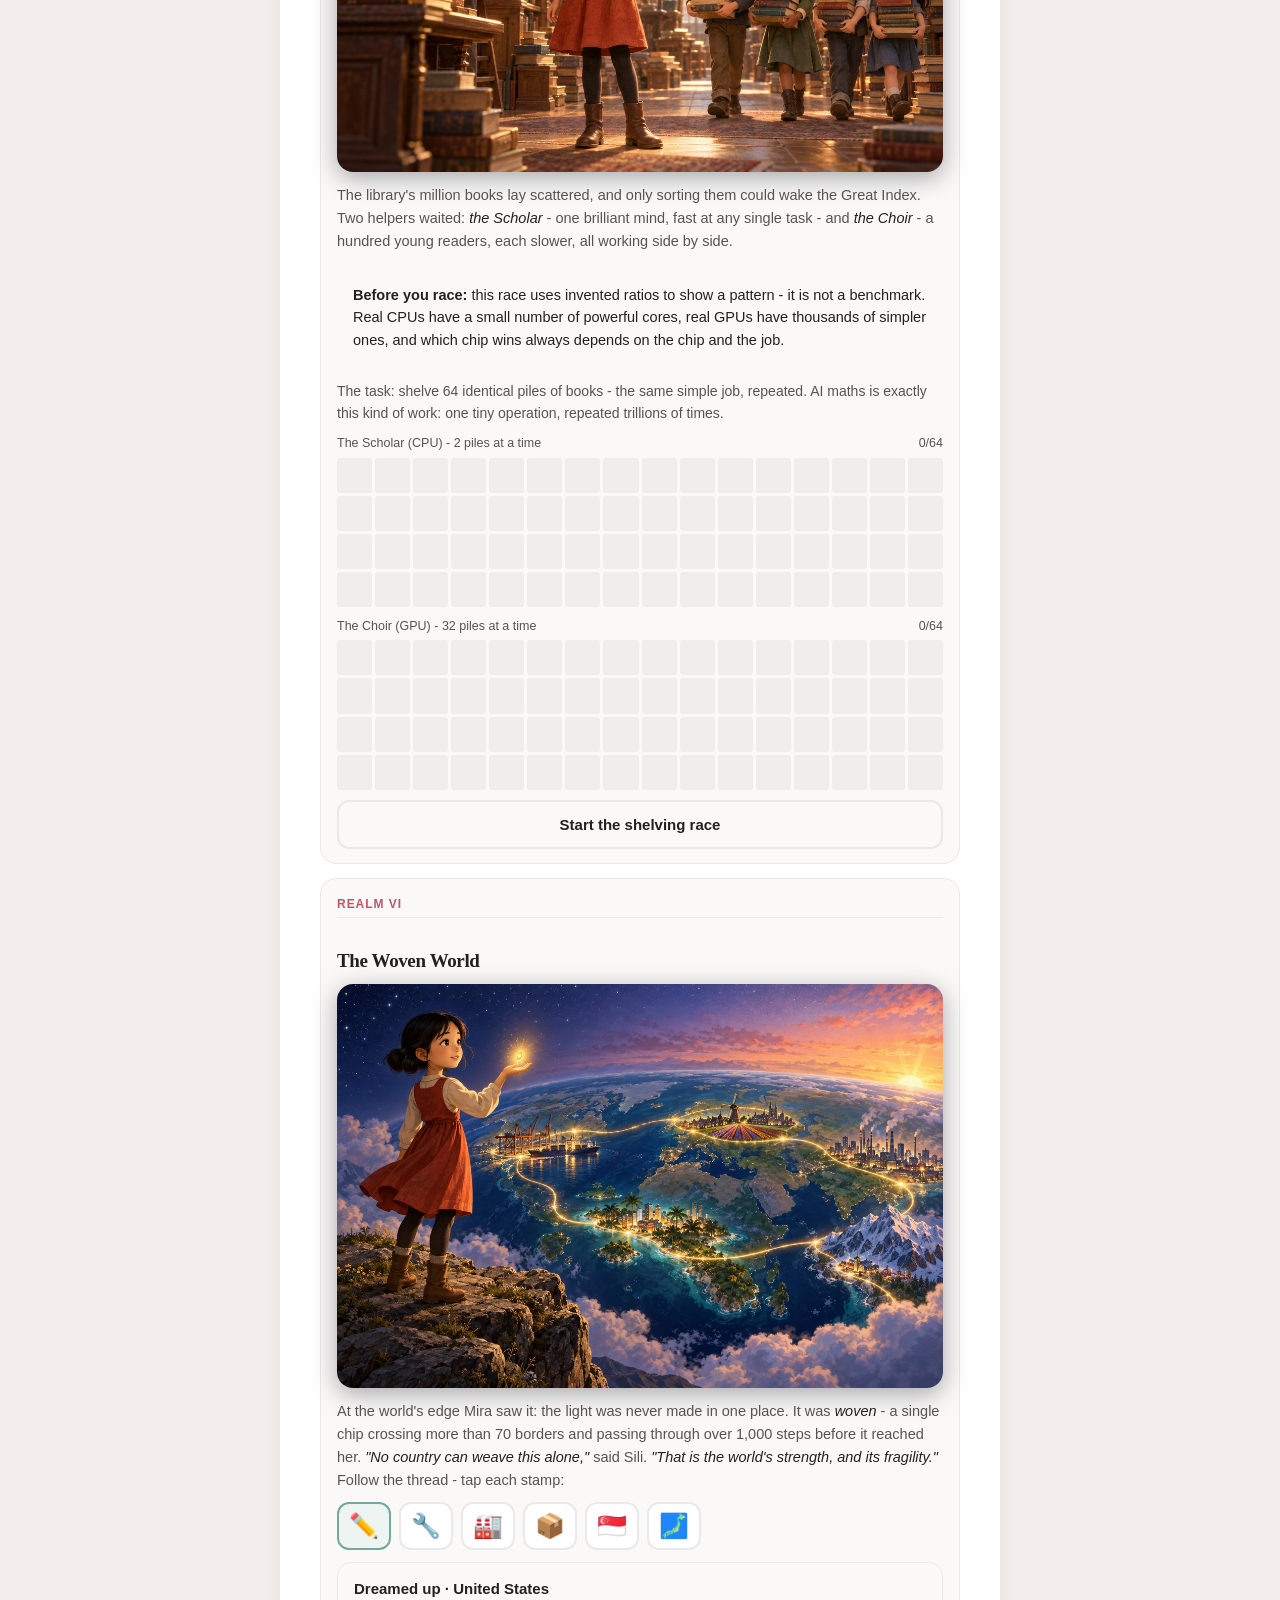
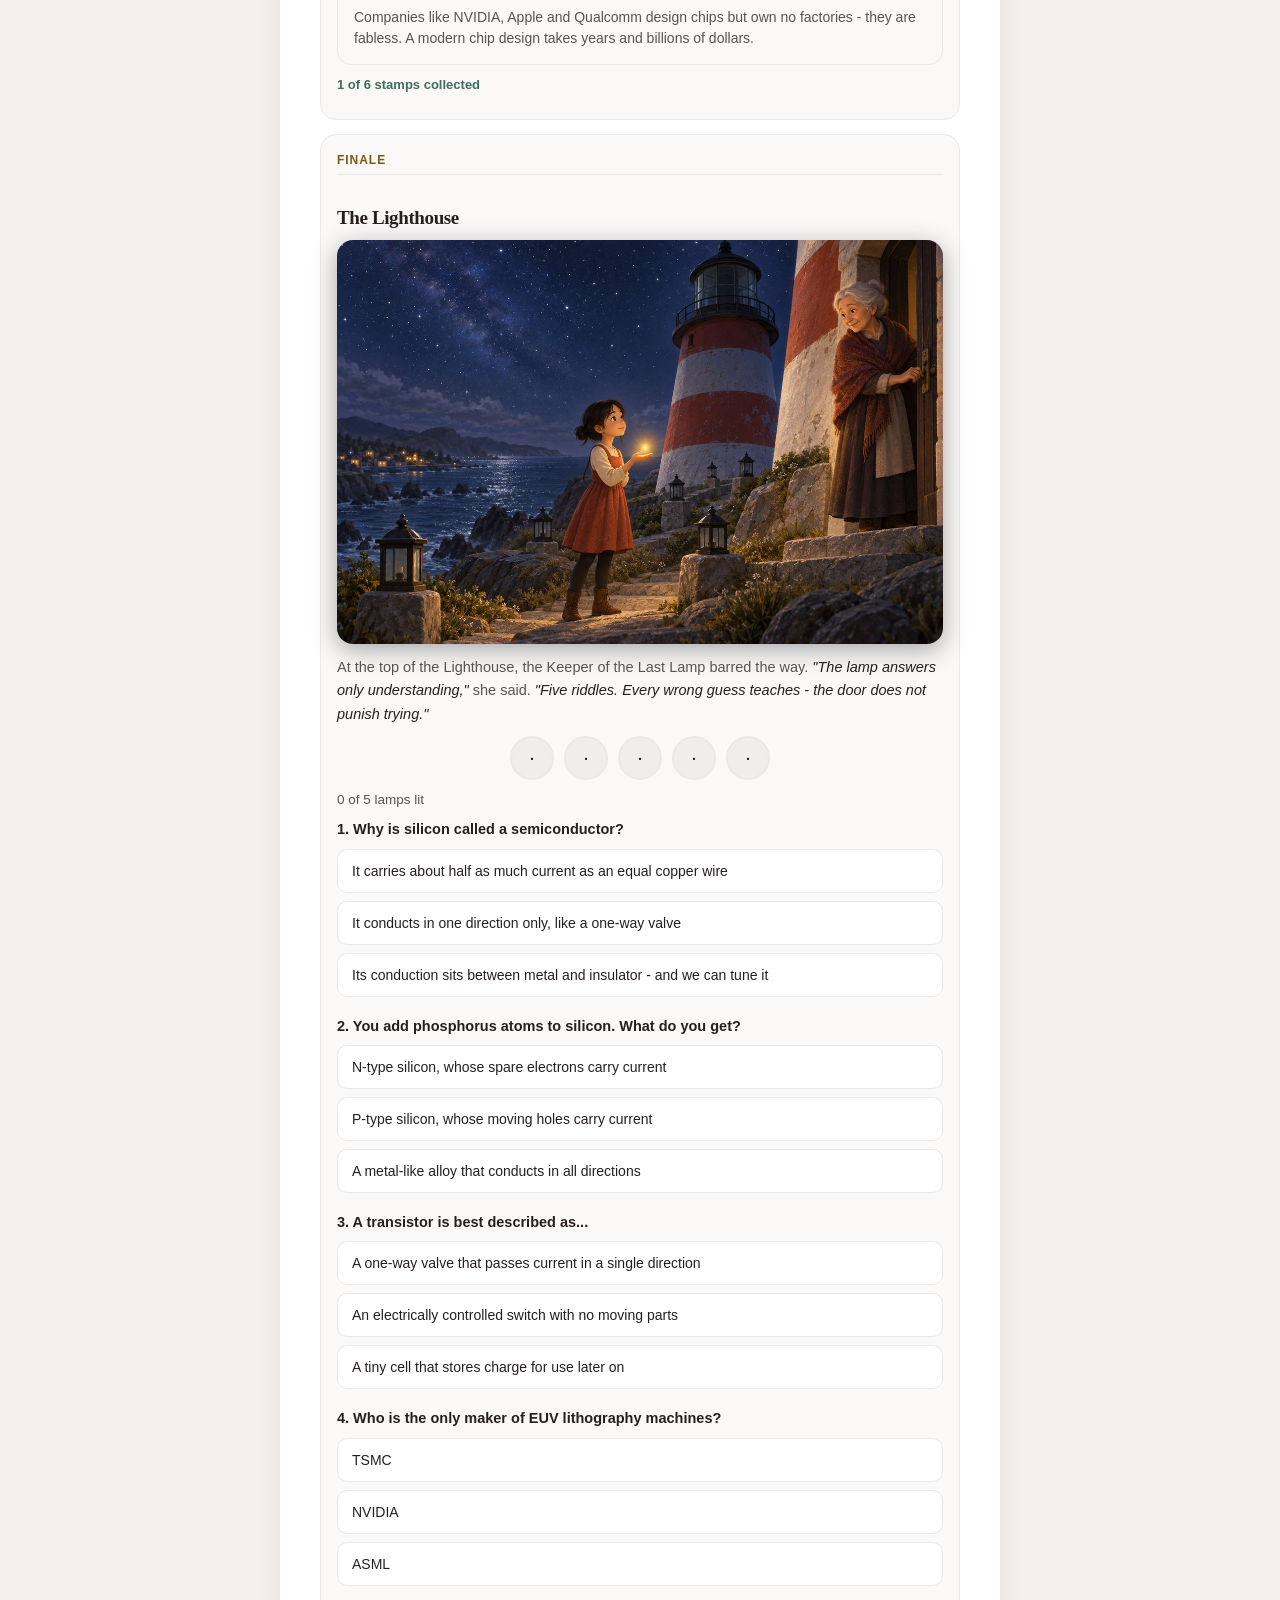
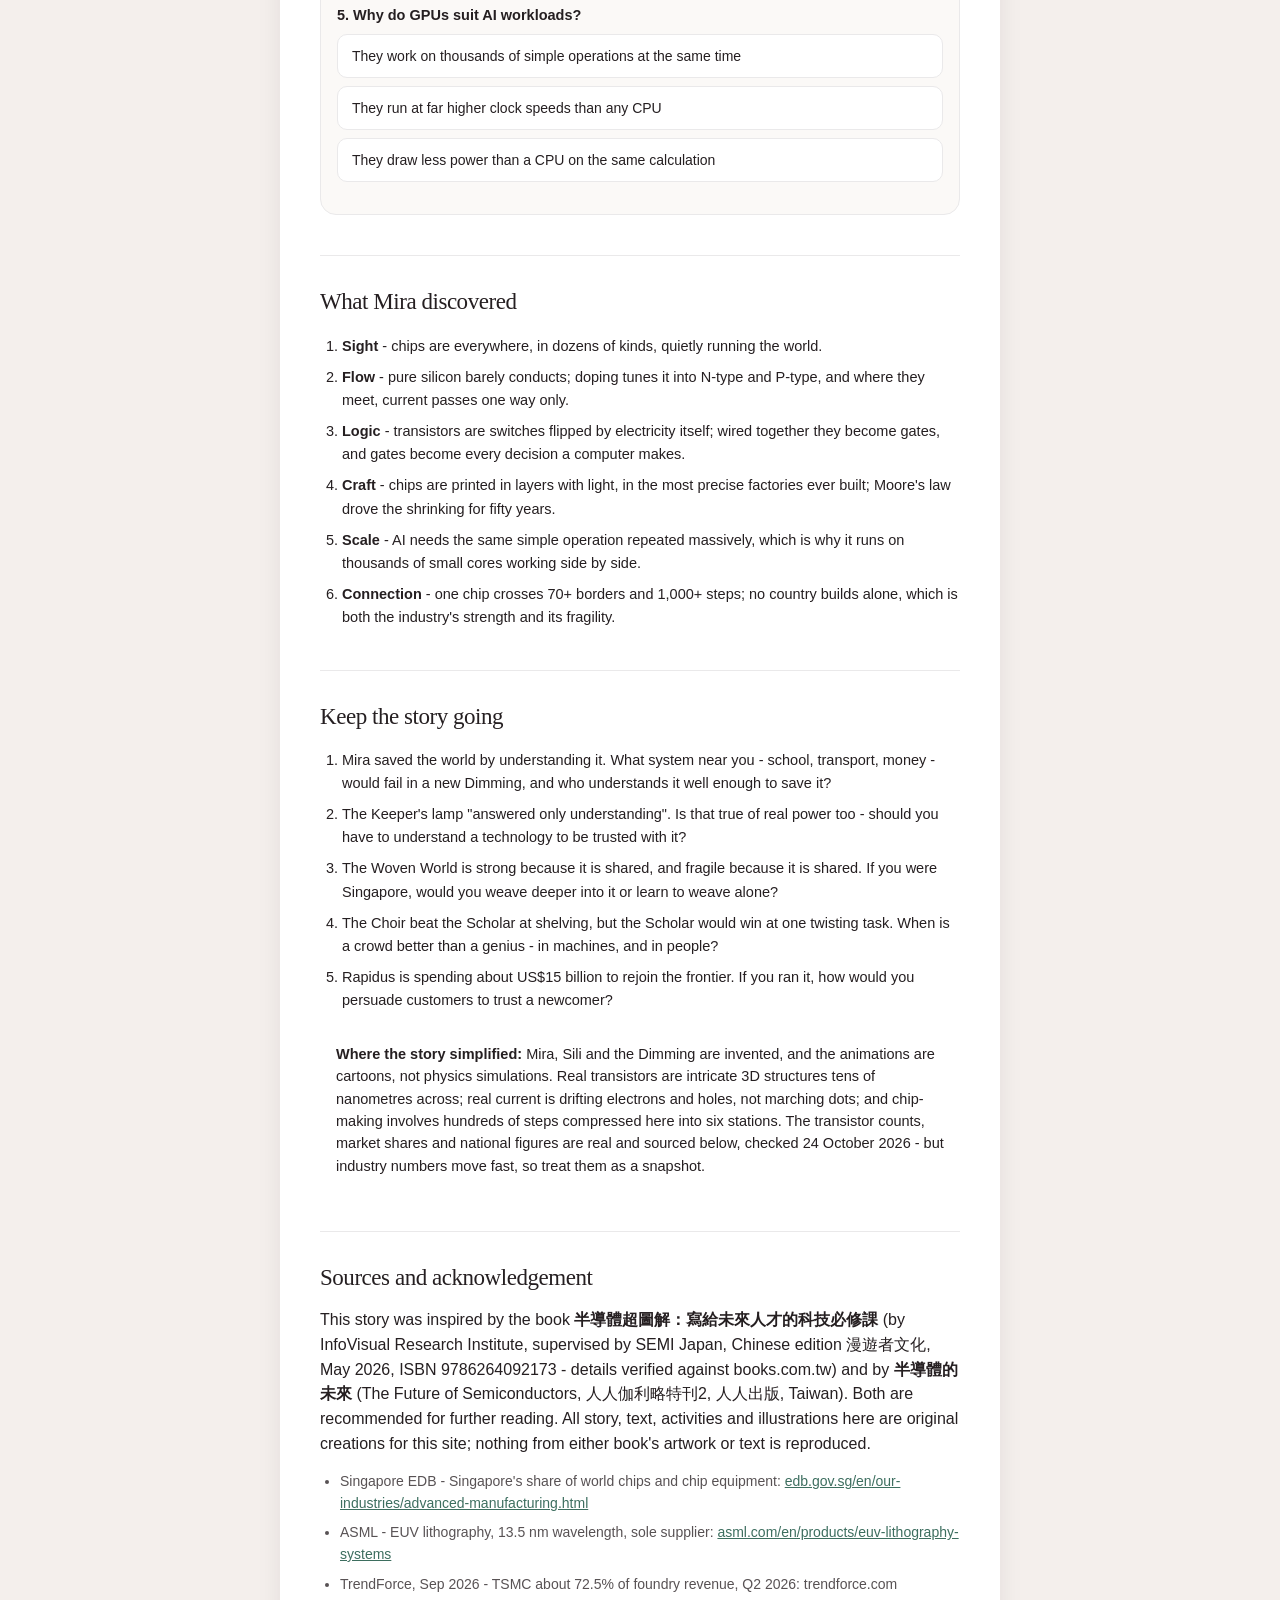
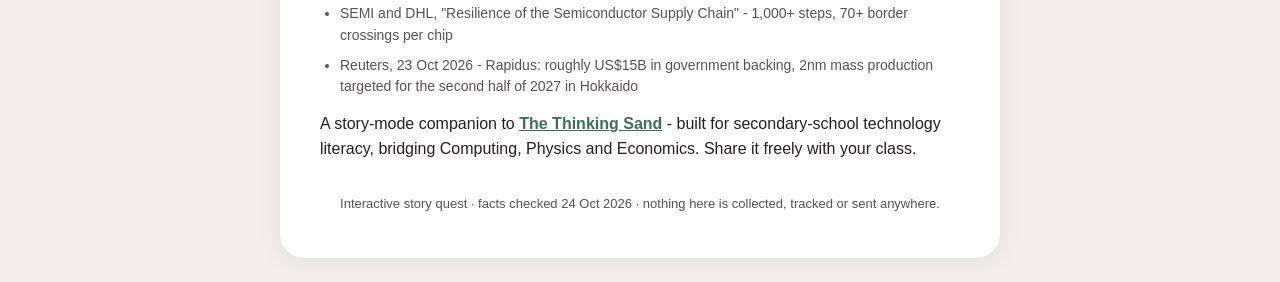
<file: quest.html>
<!DOCTYPE html>
<html lang="en">
<head>
<meta charset="UTF-8">
<meta name="viewport" content="width=device-width, initial-scale=1.0">
<title>Mira and the Great Dimming - A Chip Quest</title>
<meta name="description" content="One evening every chip in the world forgot how to think. Join Mira and Sili on an interactive quest through six realms - and use what you learn to bring the light back. For ages 14+.">
<link rel="stylesheet" href="quest.css">
</head>
<body>
<main class="card">
  <header class="hero">
    <p class="mode-switch"><a href="index.html">&larr; The Thinking Sand (learning mode)</a></p>
    <h1>Mira and the Great Dimming</h1>
    <img class="hero-mira" src="mira-hero.svg" alt="Mira, a young girl in a red dress, holds a tiny glowing grain of sand aloft on a dimmed city street at night" width="1200" height="800">
    <p class="hero-fact">An interactive chip quest for ages 14+ - story mode companion to The Thinking Sand</p>
    <p class="intro">One evening every chip in the world forgot how to think. A girl, a glowing grain of sand, six realms and one Lighthouse: learn what the world runs on, and use it to bring the light back.</p>
  </header>

  <p>One October evening, every chip in the world forgot how to think. The lights did not die - the <em>decisions</em> did. Trains hesitated, gates froze, phones went silent. Grown-ups called it the Dimming, and waited for someone to fix it.</p>
  <p>In her grandmother's kitchen, a girl named Mira found one thing still glowing: a single grain of sand in a jar. It was Sili, and it spoke: <em>"The world can be relit - but only by someone who understands it. Will you learn?"</em></p>

  <p>Six realms stand between Mira and the Lighthouse. Each hides a <strong>Spark of understanding</strong>. Learn what each realm teaches, earn its spark, and relight the world.</p>

  <nav class="index" aria-label="Quest map">
    <a class="chip" href="#city">I &middot; City of Sleeping Machines</a>
    <a class="chip" href="#caves">II &middot; The Crystal Caves</a>
    <a class="chip" href="#forest">III &middot; The Switchwood</a>
    <a class="chip" href="#skyfab">IV &middot; The Sky Fab</a>
    <a class="chip" href="#library">V &middot; Library of Minds</a>
    <a class="chip" href="#woven">VI &middot; The Woven World</a>
    <a class="chip" href="#lighthouse">The Lighthouse</a>
  </nav>

  <div class="quest-sparks" id="sparkBar" aria-label="Sparks collected"></div>
  <p class="verdict" id="sparkCount">0 of 6 sparks lit</p>

  <section class="quest-realm quest-r1">
    <span class="anchor" id="city"></span>
    <p class="quest-kicker">Realm I</p>
    <h2 class="quest-title">The City of Sleeping Machines</h2>
    <img class="scene-img" src="scene-city.svg" alt="Mira holds Sili up on a night street where everyday machines sleep with dim, dreaming lights">
    <p class="story">The Dimming did not take the electricity - it took the <em>thinking</em>. Machines still hummed, but nothing inside them decided anything any more. At the hawker centre, an uncle stared at his rice cooker like it had betrayed him. <em>"Chips are not rare treasures, Mira,"</em> said Sili. <em>"They are the city's thoughts. Find where they sleep."</em></p>
    <p class="story">Tap each machine to wake its chip and see what it was quietly doing all along.</p>
    <div class="huntgrid" id="cityGrid"></div>
    <p class="score" id="cityScore"></p>
    <div class="quest-earn" id="earn-sight" hidden><span class="quest-earn-ico">👁️</span><span>Spark of Sight earned - chips are everywhere. Sili glows a little brighter.</span></div>
  </section>

  <section class="quest-realm quest-r2">
    <span class="anchor" id="caves"></span>
    <p class="quest-kicker">Realm II</p>
    <h2 class="quest-title">The Crystal Caves</h2>
    <img class="scene-img" src="scene-caves.svg" alt="An old keeper with a lantern guides Mira through glowing underground crystal caves">
    <p class="story">Deep under the city, the Crystal Caves had gone quiet. An old keeper of the caves lit Mira's way down. <em>"Pure crystal is honest but stubborn,"</em> Sili said. <em>"To make it sing, you must tune it - a pinch of another element. This is doping, the first spell of every chip-maker."</em></p>
    <p class="story">Choose a dopant, then tap atoms in the crystal to replace them.</p>
    <div class="dopick">
      <button type="button" id="pickP" class="dopant n picked">Phosphorus<br><small>gives a spare electron</small></button>
      <button type="button" id="pickB" class="dopant p">Boron<br><small>leaves a hole</small></button>
    </div>
    <div class="lattice" id="lattice"></div>
    <p class="verdict" id="dopeVerdict">The cave crystal is pure silicon - beautiful, orderly, and almost silent. It barely conducts.</p>
    <button type="button" class="mini" id="dopeReset">Start over with pure crystal</button>
    <h3>The Door That Only Opens One Way</h3>
    <p class="story">At the caves' end stood a crystal door - P-type pressed against N-type. <em>"A diode,"</em> whispered Sili. <em>"Current crosses in one direction only. Flip the battery and see."</em></p>
    <div id="diodeArt"></div>
    <button type="button" class="big-toggle" id="diodeBtn">Flip the battery</button>
    <div class="quest-check"><span id="chkDope">&#9675; tune at least 3 atoms</span><span id="chkDoor">&#9675; open the one-way door</span></div>
    <div class="quest-earn" id="earn-flow" hidden><span class="quest-earn-ico">🌊</span><span>Spark of Flow earned - doping steers current. Sili glows a little brighter.</span></div>
  </section>

  <section class="quest-realm quest-r3">
    <span class="anchor" id="forest"></span>
    <p class="quest-kicker">Realm III</p>
    <h2 class="quest-title">The Switchwood</h2>
    <img class="scene-img" src="scene-forest.svg" alt="Mira reaches for a golden moth in a twilight forest of gentle electronic switch trees">
    <p class="story">The Switchwood was a forest of living switches - billions of transistors, each one opened or closed by electricity itself, no moving parts. Moths of light drifted between the trees, waiting to be let through. <em>"A switch alone is simple,"</em> said Sili. <em>"But teach switches to work together and they can make decisions."</em></p>
    <p class="story">Two fireflies guard each gate. Choose a gate, light the fireflies, and find the combination that lets a moth through. <span id="gateStory"></span></p>
    <div class="dopick" id="gatePick" role="group" aria-label="Choose a gate"></div>
    <div class="io">
      <button type="button" class="io-btn" id="inA">A dark</button>
      <button type="button" class="io-btn" id="inB">B dark</button>
      <span class="arrow">&rarr;</span>
      <span class="gatebox" id="gateBox">AND</span>
      <span class="arrow">&rarr;</span>
      <span class="out" id="gateOut">moth waits</span>
    </div>
    <table class="truth" id="truthTable" aria-label="Truth table for the chosen gate"></table>
    <p class="verdict">Every app, every game, every AI answer is oceans of these tiny decisions, made billions of times a second.</p>
    <div class="quest-earn" id="earn-logic" hidden><span class="quest-earn-ico">🗝️</span><span>Spark of Logic earned - switches make decisions. Sili glows a little brighter.</span></div>
  </section>

  <section class="quest-realm quest-r4">
    <span class="anchor" id="skyfab"></span>
    <p class="quest-kicker">Realm IV</p>
    <h2 class="quest-title">The Sky Fab</h2>
    <img class="scene-img" src="scene-fab.svg" alt="A cleanroom-suited engineer waves Mira aboard a chip factory floating on a sea of clouds">
    <p class="story">High above the clouds floated the Sky Fab, silent since the Dimming. A cloud engineer in a white coat waved Mira aboard. <em>"A chip is not built - it is printed,"</em> said Sili, <em>"in the most precise factory humanity has ever made. Walk the six stations, and the fab will remember you."</em></p>
    <div id="fabArt"></div>
    <p class="stepline" id="fabStepLine"></p>
    <p class="stepbody" id="fabStepBody"></p>
    <div class="stepnav">
      <button type="button" class="mini" id="fabBack">Back</button>
      <span class="dots" id="fabDots"></span>
      <button type="button" class="mini" id="fabNext">Next station</button>
    </div>
    <h3>The Shrinking Spell</h3>
    <p class="story">In 1965, Gordon Moore foretold that transistors per chip would double about every two years. The spell held for half a century. Drag through time:</p>
    <input type="range" id="mooreRange" min="0" max="7" value="0" step="1" aria-label="Year slider">
    <div class="moorecard">
      <p class="mooreyear" id="mooreYear">1971</p>
      <p class="moorechip" id="mooreChip">Intel 4004</p>
      <div class="moorebar"><span id="mooreFill"></span></div>
      <p class="moorecount" id="mooreCount">2,300 transistors</p>
    </div>
    <div class="quest-earn" id="earn-craft" hidden><span class="quest-earn-ico">🏔️</span><span>Spark of Craft earned - chips are printed in layers. Sili glows a little brighter.</span></div>
  </section>

  <section class="quest-realm quest-r5">
    <span class="anchor" id="library"></span>
    <p class="quest-kicker">Realm V</p>
    <h2 class="quest-title">The Library of a Thousand Minds</h2>
    <img class="scene-img" src="scene-library.svg" alt="An elderly scholar and a choir of children carrying books inside a vast lamp-lit library">
    <p class="story">The library's million books lay scattered, and only sorting them could wake the Great Index. Two helpers waited: <em>the Scholar</em> - one brilliant mind, fast at any single task - and <em>the Choir</em> - a hundred young readers, each slower, all working side by side.</p>
    <div class="callout"><strong>Before you race:</strong> this race uses invented ratios to show a pattern - it is not a benchmark. Real CPUs have a small number of powerful cores, real GPUs have thousands of simpler ones, and which chip wins always depends on the chip and the job.</div>
    <p class="racetask">The task: shelve 64 identical piles of books - the same simple job, repeated. AI maths is exactly this kind of work: one tiny operation, repeated trillions of times.</p>
    <p class="lanelabel"><span>The Scholar (CPU) - 2 piles at a time</span><span id="cpuCount">0/64</span></p>
    <div class="tiles" id="cpuTiles"></div>
    <p class="lanelabel"><span>The Choir (GPU) - 32 piles at a time</span><span id="gpuCount">0/64</span></p>
    <div class="tiles" id="gpuTiles"></div>
    <button type="button" class="big-toggle" id="raceBtn">Start the shelving race</button>
    <p class="verdict" id="raceVerdict" hidden>Same shelves, different strengths. The Scholar would win at one tricky, twisting task; the Choir wins when the task is the same simple move repeated massively - which is why AI runs on GPUs. And remember: the ratios were invented for teaching.</p>
    <div class="quest-earn" id="earn-scale" hidden><span class="quest-earn-ico">📚</span><span>Spark of Scale earned - parallel minds power AI. Sili glows a little brighter.</span></div>
  </section>

  <section class="quest-realm quest-r6">
    <span class="anchor" id="woven"></span>
    <p class="quest-kicker">Realm VI</p>
    <h2 class="quest-title">The Woven World</h2>
    <img class="scene-img" src="scene-woven.svg" alt="Mira stands on a cliff at dawn, watching a golden thread wind around the glowing Earth">
    <p class="story">At the world's edge Mira saw it: the light was never made in one place. It was <em>woven</em> - a single chip crossing more than 70 borders and passing through over 1,000 steps before it reached her. <em>"No country can weave this alone,"</em> said Sili. <em>"That is the world's strength, and its fragility."</em> Follow the thread - tap each stamp:</p>
    <div class="stamps" id="stamps"></div>
    <div class="passcard">
      <p class="passstage" id="passStage"></p>
      <p class="passbody" id="passBody"></p>
    </div>
    <p class="score" id="passScore"></p>
    <div class="quest-earn" id="earn-woven" hidden><span class="quest-earn-ico">🧵</span><span>Spark of Connection earned - no one builds alone. Sili glows a little brighter.</span></div>
  </section>

  <section class="quest-realm quest-fin">
    <span class="anchor" id="lighthouse"></span>
    <p class="quest-kicker">Finale</p>
    <h2 class="quest-title">The Lighthouse</h2>
    <img class="scene-img" src="scene-lighthouse.svg" alt="An elderly keeper at the door of a dark lighthouse as Mira holds Sili up hopefully">
    <p class="story">At the top of the Lighthouse, the Keeper of the Last Lamp barred the way. <em>"The lamp answers only understanding,"</em> she said. <em>"Five riddles. Every wrong guess teaches - the door does not punish trying."</em></p>
    <div class="quest-lamps" id="lamps"></div>
    <p class="verdict" id="lampCount">0 of 5 lamps lit</p>
    <div id="riddles"></div>
    <div class="quest-dawn" id="dawn" hidden>
      <h3>The world relights.</h3>
      <p>One by one the windows woke, the gates swung open, the trains remembered their way. Sili's glow softened. <em>"You see now,"</em> it said. <em>"The light was never in the machines. It was in understanding them - and that is a light no Dimming can take."</em> Mira smiled. She had saved the world the only way anyone ever does: by learning how it works.</p>
    </div>
  </section>

  <h2>What Mira discovered</h2>
  <ol class="discussion">
    <li><strong>Sight</strong> - chips are everywhere, in dozens of kinds, quietly running the world.</li>
    <li><strong>Flow</strong> - pure silicon barely conducts; doping tunes it into N-type and P-type, and where they meet, current passes one way only.</li>
    <li><strong>Logic</strong> - transistors are switches flipped by electricity itself; wired together they become gates, and gates become every decision a computer makes.</li>
    <li><strong>Craft</strong> - chips are printed in layers with light, in the most precise factories ever built; Moore's law drove the shrinking for fifty years.</li>
    <li><strong>Scale</strong> - AI needs the same simple operation repeated massively, which is why it runs on thousands of small cores working side by side.</li>
    <li><strong>Connection</strong> - one chip crosses 70+ borders and 1,000+ steps; no country builds alone, which is both the industry's strength and its fragility.</li>
  </ol>

  <h2>Keep the story going</h2>
  <ol class="discussion">
    <li>Mira saved the world by understanding it. What system near you - school, transport, money - would fail in a new Dimming, and who understands it well enough to save it?</li>
    <li>The Keeper's lamp "answered only understanding". Is that true of real power too - should you have to understand a technology to be trusted with it?</li>
    <li>The Woven World is strong because it is shared, and fragile because it is shared. If you were Singapore, would you weave deeper into it or learn to weave alone?</li>
    <li>The Choir beat the Scholar at shelving, but the Scholar would win at one twisting task. When is a crowd better than a genius - in machines, and in people?</li>
    <li>Rapidus is spending about US$15 billion to rejoin the frontier. If you ran it, how would you persuade customers to trust a newcomer?</li>
  </ol>

  <div class="callout honesty"><strong>Where the story simplified:</strong> Mira, Sili and the Dimming are invented, and the animations are cartoons, not physics simulations. Real transistors are intricate 3D structures tens of nanometres across; real current is drifting electrons and holes, not marching dots; and chip-making involves hundreds of steps compressed here into six stations. The transistor counts, market shares and national figures are real and sourced below, checked 24 October 2026 - but industry numbers move fast, so treat them as a snapshot.</div>

  <h2>Sources and acknowledgement</h2>
  <p>This story was inspired by the book <strong>半導體超圖解：寫給未來人才的科技必修課</strong> (by InfoVisual Research Institute, supervised by SEMI Japan, Chinese edition 漫遊者文化, May 2026, ISBN 9786264092173 - details verified against books.com.tw) and by <strong>半導體的未來</strong> (The Future of Semiconductors, 人人伽利略特刊2, 人人出版, Taiwan). Both are recommended for further reading. All story, text, activities and illustrations here are original creations for this site; nothing from either book's artwork or text is reproduced.</p>
  <ul class="sources">
    <li>Singapore EDB - Singapore's share of world chips and chip equipment: <a href="https://www.edb.gov.sg/en/our-industries/advanced-manufacturing.html">edb.gov.sg/en/our-industries/advanced-manufacturing.html</a></li>
    <li>ASML - EUV lithography, 13.5 nm wavelength, sole supplier: <a href="https://www.asml.com/en/products/euv-lithography-systems">asml.com/en/products/euv-lithography-systems</a></li>
    <li>TrendForce, Sep 2026 - TSMC about 72.5% of foundry revenue, Q2 2026: trendforce.com</li>
    <li>SEMI and DHL, "Resilience of the Semiconductor Supply Chain" - 1,000+ steps, 70+ border crossings per chip</li>
    <li>Reuters, 23 Oct 2026 - Rapidus: roughly US$15B in government backing, 2nm mass production targeted for the second half of 2027 in Hokkaido</li>
  </ul>
  <p>A story-mode companion to <a href="index.html"><strong>The Thinking Sand</strong></a> - built for secondary-school technology literacy, bridging Computing, Physics and Economics. Share it freely with your class.</p>

  <footer class="closing">Interactive story quest &middot; facts checked 24 Oct 2026 &middot; nothing here is collected, tracked or sent anywhere.</footer>
</main>
<script src="quest.js"></script>
</body>
</html>
</file>
<file: style.css>
/* The Thinking Sand - styles (standalone, no dependencies) */
:root {
  --ink: #251f21;
  --ink2: #585254;
  --ink4: #c0bebf;
  --hairline: #eae9ea;
  --sand: #f4efec;
  --teal: #73a89a;
  --teal-dark: #3d6e5f;
  --red: #ed313e;
}
* { box-sizing: border-box; }
body {
  margin: 0;
  background: var(--sand);
  color: var(--ink);
  font-family: -apple-system, BlinkMacSystemFont, "Segoe UI", Roboto, "Helvetica Neue", Arial, sans-serif;
  font-size: 16px;
  line-height: 1.55;
}
.card {
  max-width: 720px;
  margin: 24px auto;
  background: #fff;
  border-radius: 24px;
  padding: 28px 22px 36px;
  box-shadow: 0 4px 24px rgba(37, 31, 33, 0.08);
}
h1, h2 { font-family: Georgia, "Times New Roman", serif; font-weight: 400; letter-spacing: -0.02em; }
h1 { font-size: 32px; margin: 4px 0 6px; }
h2 { font-size: 23px; margin: 40px 0 12px; border-top: 1px solid var(--hairline); padding-top: 28px; }
section:first-of-type h2 { border-top: none; }
h3 { font-size: 16px; margin: 22px 0 2px; }
.sub { color: var(--ink2); font-size: 13.5px; margin: 0 0 10px; }
p { margin: 10px 0; }
.hero-fact { color: var(--ink2); font-size: 14.5px; margin: 0 0 14px; }
.intro { font-size: 17px; }
.keysentence { border-left: 3px solid var(--teal); padding-left: 14px; font-weight: 600; font-size: 17px; }
hr { border: none; border-top: 1px solid var(--hairline); margin: 24px 0; }
a { color: var(--teal-dark); }
.callout { border-radius: 12px; padding: 14px 16px; margin: 16px 0; font-size: 14.5px; }
.callout p { margin: 4px 0 0; }
.callout.note { background: #fbf9f7; border-left: 3px solid var(--teal); }
.callout.warning { background: var(--sand); }
.closing { color: var(--ink2); font-size: 13px; margin-top: 32px; text-align: center; }
.sources { font-size: 14px; color: var(--ink2); padding-left: 20px; }
.sources li { margin-bottom: 8px; word-wrap: break-word; }
.discuss li { margin-bottom: 10px; }

/* Hero artwork */
.heroart { margin: 16px 0 8px; }
.heroart svg { width: 100%; height: auto; display: block; background: linear-gradient(160deg, #fbf6ee 0%, #f2f7f5 60%, #eef3fa 100%); border-radius: 16px; }
@keyframes sparkPulse { 0%, 100% { opacity: 1; } 50% { opacity: 0.5; } }
.spark { animation: sparkPulse 2.2s ease-in-out infinite; }

/* Chapter nav */
.index { display: flex; flex-wrap: wrap; gap: 8px; margin: 10px 0 4px; }
.index button { border: 1px solid var(--hairline); border-radius: 999px; padding: 8px 14px; font-size: 13px; cursor: pointer; min-height: 36px; color: var(--ink); }
.index button:nth-child(1) { background: #eef4f1; }
.index button:nth-child(2) { background: #fdf3e7; }
.index button:nth-child(3) { background: #eaf2fb; }
.index button:nth-child(4) { background: #f3eef9; }
.index button:nth-child(5) { background: #fef6e0; }
.index button:nth-child(6) { background: #fdeef0; }
.index button:nth-child(7) { background: #edf7f3; }
.index button:active { filter: brightness(0.95); }

/* Chip hunt + family */
.huntgrid { display: grid; grid-template-columns: repeat(2, 1fr); gap: 10px; margin: 8px 0; }
@media (min-width: 640px) { .huntgrid { grid-template-columns: repeat(3, 1fr); } }
.hunt { border: 1px solid var(--hairline); border-radius: 14px; background: #fbf9f7; padding: 14px 12px; text-align: left; cursor: pointer; display: flex; flex-direction: column; gap: 6px; min-height: 96px; font-size: 14px; color: var(--ink); }
.hunt.found { background: #eef4f1; border-color: #bcd6cc; }
.hunt .emoji { font-size: 28px; line-height: 1; }
.hunt .name { font-weight: 600; font-size: 14px; }
.hunt .fact { font-size: 12.5px; line-height: 1.45; color: var(--ink2); }
.hunt .tap { font-size: 12px; color: var(--ink4); }
.score { margin-top: 10px; font-size: 13px; font-weight: 600; color: var(--teal-dark); }

/* Doping lab */
.dopick { display: flex; gap: 10px; flex-wrap: wrap; margin-bottom: 12px; }
.dopant { flex: 1; min-width: 130px; border-radius: 12px; border: 2px solid transparent; padding: 10px; font-size: 14px; font-weight: 600; cursor: pointer; background: #fbf9f7; color: var(--ink); }
.dopant small { font-weight: 400; font-size: 12px; color: var(--ink2); }
.dopant.n.picked { border-color: #6fa8dc; background: #eaf2fb; }
.dopant.p.picked { border-color: #f6b26b; background: #fdf3e7; }
.lattice { display: grid; grid-template-columns: repeat(4, 1fr); gap: 8px; margin-bottom: 10px; }
.atom { position: relative; aspect-ratio: 1; border-radius: 50%; border: 2px solid #cfd6da; background: #eef1f3; font-weight: 700; font-size: 15px; color: #585254; cursor: pointer; display: flex; align-items: center; justify-content: center; min-height: 56px; }
.atom.doped-P { background: #6fa8dc; border-color: #4a86c8; color: #fff; }
.atom.doped-B { background: #f6b26b; border-color: #e69138; color: #5a3a10; }
.atom .badge { position: absolute; bottom: -6px; right: -4px; font-size: 10px; background: var(--ink); color: #fff; border-radius: 999px; padding: 1px 5px; font-style: normal; }
.verdict { font-size: 13.5px; line-height: 1.5; color: var(--ink2); margin: 8px 0; }
.mini { border: 1px solid var(--hairline); background: #fff; border-radius: 999px; padding: 8px 16px; font-size: 13px; cursor: pointer; min-height: 40px; color: var(--ink); }
.mini:disabled { opacity: 0.4; cursor: default; }

/* Diode + transistor */
.art { width: 100%; height: auto; display: block; background: #fbf9f7; border-radius: 14px; }
.bulbrow { display: flex; align-items: center; gap: 14px; margin-top: 10px; }
.bulb { font-size: 30px; }
.bulb.on { filter: drop-shadow(0 0 10px #ffd966); }
@keyframes flow { 0% { transform: translateX(0); opacity: 0; } 15% { opacity: 1; } 85% { opacity: 1; } 100% { transform: translateX(190px); opacity: 0; } }
.flowdot { animation: flow 2.1s linear infinite; }
@keyframes flowlong { 0% { transform: translateX(0); opacity: 0; } 15% { opacity: 1; } 85% { opacity: 1; } 100% { transform: translateX(100px); opacity: 0; } }
.flowlong { animation: flowlong 1.8s linear infinite; }
.big-toggle { width: 100%; margin-top: 10px; border-radius: 12px; padding: 14px; font-size: 15px; font-weight: 600; cursor: pointer; border: 2px solid var(--hairline); background: #fbf9f7; color: var(--ink); min-height: 48px; }
.big-toggle.on { background: var(--teal); border-color: var(--teal); color: #fff; }
.big-toggle:disabled { opacity: 0.6; cursor: default; }

/* Logic */
.gatebtn { border: 1px solid var(--hairline); background: #fff; border-radius: 10px; padding: 10px 16px; font-weight: 700; font-size: 14px; cursor: pointer; min-height: 44px; color: var(--ink); }
.gatebtn.picked { background: var(--ink); color: #fff; border-color: var(--ink); }
.io { display: flex; align-items: center; gap: 10px; margin: 8px 0; flex-wrap: wrap; }
.io-btn { border: 2px solid var(--hairline); border-radius: 10px; background: #fff; font-size: 15px; font-weight: 600; padding: 10px 18px; cursor: pointer; min-height: 44px; color: var(--ink); }
.io-btn.on { background: #6fa8dc; border-color: #6fa8dc; color: #fff; }
.arrow { font-size: 18px; color: var(--ink2); }
.gatebox { border: 2px dashed #585254; border-radius: 10px; padding: 8px 16px; font-weight: 700; font-size: 14px; }
.out { border-radius: 10px; padding: 10px 18px; font-weight: 700; font-size: 15px; background: var(--sand); color: var(--ink2); }
.out.on { background: var(--teal); color: #fff; }
.truth { margin-top: 10px; border-collapse: collapse; font-size: 13.5px; }
.truth th, .truth td { border: 1px solid var(--hairline); padding: 6px 14px; text-align: center; }
.truth tr.active td { background: #eef4f1; font-weight: 700; }
.truth .one { color: var(--teal-dark); font-weight: 700; }

/* Fab stepper */
.stepline { margin: 12px 0 4px; font-size: 15px; font-weight: 700; }
.stepbody { font-size: 14px; line-height: 1.55; color: var(--ink2); margin: 0 0 12px; }
.stepnav { display: flex; align-items: center; justify-content: space-between; gap: 10px; }
.dots { display: flex; gap: 6px; }
.dots i { width: 8px; height: 8px; border-radius: 50%; background: var(--hairline); }
.dots i.here { background: var(--teal); }

/* Moore */
.moore input[type=range] { width: 100%; margin: 12px 0; accent-color: var(--teal); height: 32px; }
.moorecard { border: 1px solid var(--hairline); border-radius: 14px; padding: 16px; text-align: center; background: #fbf9f7; }
.mooreyear { font-size: 26px; font-weight: 700; margin: 0; }
.moorechip { font-size: 14px; color: var(--ink2); margin: 2px 0 12px; }
.moorebar { height: 14px; border-radius: 999px; background: var(--hairline); overflow: hidden; }
.moorebar span { display: block; height: 100%; background: linear-gradient(90deg, var(--teal), var(--teal-dark)); border-radius: 999px; transition: width 0.4s ease; }
.moorecount { font-size: 15px; font-weight: 600; color: var(--teal-dark); margin: 10px 0 0; }

/* Race */
.racetask { font-size: 14px; color: var(--ink2); }
.lanelabel { display: flex; justify-content: space-between; font-size: 12.5px; color: var(--ink2); margin: 10px 0 4px; gap: 8px; flex-wrap: wrap; }
.lanelabel span:last-child { white-space: nowrap; }
.tiles { display: grid; grid-template-columns: repeat(16, 1fr); gap: 3px; }
.tiles i { aspect-ratio: 1; border-radius: 3px; background: #f0eded; }
.tiles i.cpu { background: #6fa8dc; }
.tiles i.gpu { background: var(--teal); }

/* Passport */
.stamps { display: flex; gap: 8px; margin-bottom: 12px; flex-wrap: wrap; }
.stamp { font-size: 24px; border-radius: 12px; border: 2px solid var(--hairline); background: #fff; padding: 8px 10px; cursor: pointer; min-height: 48px; min-width: 48px; }
.stamp.here { border-color: var(--teal); background: #eef4f1; }
.passcard { border: 1px solid var(--hairline); border-radius: 14px; padding: 14px 16px; background: #fbf9f7; }
.passstage { font-weight: 700; font-size: 15px; margin: 0 0 6px; }
.passbody { font-size: 14px; line-height: 1.55; color: var(--ink2); margin: 0; }

/* Quiz */
.q { margin-bottom: 18px; }
.qq { font-size: 14.5px; margin: 0 0 8px; font-weight: 700; }
.qopts { display: flex; flex-direction: column; gap: 8px; }
.qopt { text-align: left; border: 1px solid var(--hairline); border-radius: 10px; background: #fff; padding: 12px 14px; font-size: 14px; cursor: pointer; min-height: 44px; color: var(--ink); }
.qopt.right { background: #eef4f1; border-color: var(--teal); font-weight: 600; }
.qopt.wrong { background: #fdecec; border-color: var(--red); }
.qopt.muted { opacity: 0.55; }
.qopt:disabled { cursor: default; }
.qwhy { font-size: 13px; color: var(--ink2); margin: 8px 0 0; }
.finalscore { font-size: 15px; font-weight: 700; color: var(--teal-dark); }

@media (min-width: 768px) {
  .card { padding: 36px 40px 44px; }
  h1 { font-size: 38px; }
}

/* Adventure-mode banner linking to the companion quest */
.adventure-banner { margin: 0 18px 18px; }
.adventure-banner a {
  display: flex; align-items: center; gap: 14px; text-align: left; padding: 10px 16px 10px 10px; border-radius: 12px;
  background: #3d2b45; color: #ffd966; text-decoration: none; font-size: 15px; line-height: 1.45;
  border: 1px solid #5a4465;
}
.adventure-banner img { width: 84px; height: auto; border-radius: 8px; flex: none; display: block; }
.adventure-banner a:hover, .adventure-banner a:focus { background: #4a3654; }
.adventure-banner .sparkle { width: 14px; height: 14px; display: inline-block; vertical-align: -2px; margin-right: 2px; }
</file>
<file: quest.css>
/* The Thinking Sand - styles (standalone, no dependencies) */
:root {
  --ink: #251f21;
  --ink2: #585254;
  --ink4: #c0bebf;
  --hairline: #eae9ea;
  --sand: #f4efec;
  --teal: #73a89a;
  --teal-dark: #3d6e5f;
  --red: #ed313e;
}
* { box-sizing: border-box; }
body {
  margin: 0;
  background: var(--sand);
  color: var(--ink);
  font-family: -apple-system, BlinkMacSystemFont, "Segoe UI", Roboto, "Helvetica Neue", Arial, sans-serif;
  font-size: 16px;
  line-height: 1.55;
}
.card {
  max-width: 720px;
  margin: 24px auto;
  background: #fff;
  border-radius: 24px;
  padding: 28px 22px 36px;
  box-shadow: 0 4px 24px rgba(37, 31, 33, 0.08);
}
h1, h2 { font-family: Georgia, "Times New Roman", serif; font-weight: 400; letter-spacing: -0.02em; }
h1 { font-size: 32px; margin: 4px 0 6px; }
h2 { font-size: 23px; margin: 40px 0 12px; border-top: 1px solid var(--hairline); padding-top: 28px; }
section:first-of-type h2 { border-top: none; }
h3 { font-size: 16px; margin: 22px 0 2px; }
.sub { color: var(--ink2); font-size: 13.5px; margin: 0 0 10px; }
p { margin: 10px 0; }
.hero-fact { color: var(--ink2); font-size: 14.5px; margin: 0 0 14px; }
.intro { font-size: 17px; }
.keysentence { border-left: 3px solid var(--teal); padding-left: 14px; font-weight: 600; font-size: 17px; }
hr { border: none; border-top: 1px solid var(--hairline); margin: 24px 0; }
a { color: var(--teal-dark); }
.callout { border-radius: 12px; padding: 14px 16px; margin: 16px 0; font-size: 14.5px; }
.callout p { margin: 4px 0 0; }
.callout.note { background: #fbf9f7; border-left: 3px solid var(--teal); }
.callout.warning { background: var(--sand); }
.closing { color: var(--ink2); font-size: 13px; margin-top: 32px; text-align: center; }
.sources { font-size: 14px; color: var(--ink2); padding-left: 20px; }
.sources li { margin-bottom: 8px; word-wrap: break-word; }
.discuss li { margin-bottom: 10px; }

/* Hero artwork */
.heroart { margin: 16px 0 8px; }
.heroart svg { width: 100%; height: auto; display: block; background: linear-gradient(160deg, #fbf6ee 0%, #f2f7f5 60%, #eef3fa 100%); border-radius: 16px; }
@keyframes sparkPulse { 0%, 100% { opacity: 1; } 50% { opacity: 0.5; } }
.spark { animation: sparkPulse 2.2s ease-in-out infinite; }

/* Chapter nav */
.index { display: flex; flex-wrap: wrap; gap: 8px; margin: 10px 0 4px; }
.index button { border: 1px solid var(--hairline); border-radius: 999px; padding: 8px 14px; font-size: 13px; cursor: pointer; min-height: 36px; color: var(--ink); }
.index button:nth-child(1) { background: #eef4f1; }
.index button:nth-child(2) { background: #fdf3e7; }
.index button:nth-child(3) { background: #eaf2fb; }
.index button:nth-child(4) { background: #f3eef9; }
.index button:nth-child(5) { background: #fef6e0; }
.index button:nth-child(6) { background: #fdeef0; }
.index button:nth-child(7) { background: #edf7f3; }
.index button:active { filter: brightness(0.95); }

/* Chip hunt + family */
.huntgrid { display: grid; grid-template-columns: repeat(2, 1fr); gap: 10px; margin: 8px 0; }
@media (min-width: 640px) { .huntgrid { grid-template-columns: repeat(3, 1fr); } }
.hunt { border: 1px solid var(--hairline); border-radius: 14px; background: #fbf9f7; padding: 14px 12px; text-align: left; cursor: pointer; display: flex; flex-direction: column; gap: 6px; min-height: 96px; font-size: 14px; color: var(--ink); }
.hunt.found { background: #eef4f1; border-color: #bcd6cc; }
.hunt .emoji { font-size: 28px; line-height: 1; }
.hunt .name { font-weight: 600; font-size: 14px; }
.hunt .fact { font-size: 12.5px; line-height: 1.45; color: var(--ink2); }
.hunt .tap { font-size: 12px; color: var(--ink4); }
.score { margin-top: 10px; font-size: 13px; font-weight: 600; color: var(--teal-dark); }

/* Doping lab */
.dopick { display: flex; gap: 10px; flex-wrap: wrap; margin-bottom: 12px; }
.dopant { flex: 1; min-width: 130px; border-radius: 12px; border: 2px solid transparent; padding: 10px; font-size: 14px; font-weight: 600; cursor: pointer; background: #fbf9f7; color: var(--ink); }
.dopant small { font-weight: 400; font-size: 12px; color: var(--ink2); }
.dopant.n.picked { border-color: #6fa8dc; background: #eaf2fb; }
.dopant.p.picked { border-color: #f6b26b; background: #fdf3e7; }
.lattice { display: grid; grid-template-columns: repeat(4, 1fr); gap: 8px; margin-bottom: 10px; }
.atom { position: relative; aspect-ratio: 1; border-radius: 50%; border: 2px solid #cfd6da; background: #eef1f3; font-weight: 700; font-size: 15px; color: #585254; cursor: pointer; display: flex; align-items: center; justify-content: center; min-height: 56px; }
.atom.doped-P { background: #6fa8dc; border-color: #4a86c8; color: #fff; }
.atom.doped-B { background: #f6b26b; border-color: #e69138; color: #5a3a10; }
.atom .badge { position: absolute; bottom: -6px; right: -4px; font-size: 10px; background: var(--ink); color: #fff; border-radius: 999px; padding: 1px 5px; font-style: normal; }
.verdict { font-size: 13.5px; line-height: 1.5; color: var(--ink2); margin: 8px 0; }
.mini { border: 1px solid var(--hairline); background: #fff; border-radius: 999px; padding: 8px 16px; font-size: 13px; cursor: pointer; min-height: 40px; color: var(--ink); }
.mini:disabled { opacity: 0.4; cursor: default; }

/* Diode + transistor */
.art { width: 100%; height: auto; display: block; background: #fbf9f7; border-radius: 14px; }
.bulbrow { display: flex; align-items: center; gap: 14px; margin-top: 10px; }
.bulb { font-size: 30px; }
.bulb.on { filter: drop-shadow(0 0 10px #ffd966); }
@keyframes flow { 0% { transform: translateX(0); opacity: 0; } 15% { opacity: 1; } 85% { opacity: 1; } 100% { transform: translateX(190px); opacity: 0; } }
.flowdot { animation: flow 2.1s linear infinite; }
@keyframes flowlong { 0% { transform: translateX(0); opacity: 0; } 15% { opacity: 1; } 85% { opacity: 1; } 100% { transform: translateX(100px); opacity: 0; } }
.flowlong { animation: flowlong 1.8s linear infinite; }
.big-toggle { width: 100%; margin-top: 10px; border-radius: 12px; padding: 14px; font-size: 15px; font-weight: 600; cursor: pointer; border: 2px solid var(--hairline); background: #fbf9f7; color: var(--ink); min-height: 48px; }
.big-toggle.on { background: var(--teal); border-color: var(--teal); color: #fff; }
.big-toggle:disabled { opacity: 0.6; cursor: default; }

/* Logic */
.gatebtn { border: 1px solid var(--hairline); background: #fff; border-radius: 10px; padding: 10px 16px; font-weight: 700; font-size: 14px; cursor: pointer; min-height: 44px; color: var(--ink); }
.gatebtn.picked { background: var(--ink); color: #fff; border-color: var(--ink); }
.io { display: flex; align-items: center; gap: 10px; margin: 8px 0; flex-wrap: wrap; }
.io-btn { border: 2px solid var(--hairline); border-radius: 10px; background: #fff; font-size: 15px; font-weight: 600; padding: 10px 18px; cursor: pointer; min-height: 44px; color: var(--ink); }
.io-btn.on { background: #6fa8dc; border-color: #6fa8dc; color: #fff; }
.arrow { font-size: 18px; color: var(--ink2); }
.gatebox { border: 2px dashed #585254; border-radius: 10px; padding: 8px 16px; font-weight: 700; font-size: 14px; }
.out { border-radius: 10px; padding: 10px 18px; font-weight: 700; font-size: 15px; background: var(--sand); color: var(--ink2); }
.out.on { background: var(--teal); color: #fff; }
.truth { margin-top: 10px; border-collapse: collapse; font-size: 13.5px; }
.truth th, .truth td { border: 1px solid var(--hairline); padding: 6px 14px; text-align: center; }
.truth tr.active td { background: #eef4f1; font-weight: 700; }
.truth .one { color: var(--teal-dark); font-weight: 700; }

/* Fab stepper */
.stepline { margin: 12px 0 4px; font-size: 15px; font-weight: 700; }
.stepbody { font-size: 14px; line-height: 1.55; color: var(--ink2); margin: 0 0 12px; }
.stepnav { display: flex; align-items: center; justify-content: space-between; gap: 10px; }
.dots { display: flex; gap: 6px; }
.dots i { width: 8px; height: 8px; border-radius: 50%; background: var(--hairline); }
.dots i.here { background: var(--teal); }

/* Moore */
.moore input[type=range] { width: 100%; margin: 12px 0; accent-color: var(--teal); height: 32px; }
.moorecard { border: 1px solid var(--hairline); border-radius: 14px; padding: 16px; text-align: center; background: #fbf9f7; }
.mooreyear { font-size: 26px; font-weight: 700; margin: 0; }
.moorechip { font-size: 14px; color: var(--ink2); margin: 2px 0 12px; }
.moorebar { height: 14px; border-radius: 999px; background: var(--hairline); overflow: hidden; }
.moorebar span { display: block; height: 100%; background: linear-gradient(90deg, var(--teal), var(--teal-dark)); border-radius: 999px; transition: width 0.4s ease; }
.moorecount { font-size: 15px; font-weight: 600; color: var(--teal-dark); margin: 10px 0 0; }

/* Race */
.racetask { font-size: 14px; color: var(--ink2); }
.lanelabel { display: flex; justify-content: space-between; font-size: 12.5px; color: var(--ink2); margin: 10px 0 4px; gap: 8px; flex-wrap: wrap; }
.lanelabel span:last-child { white-space: nowrap; }
.tiles { display: grid; grid-template-columns: repeat(16, 1fr); gap: 3px; }
.tiles i { aspect-ratio: 1; border-radius: 3px; background: #f0eded; }
.tiles i.cpu { background: #6fa8dc; }
.tiles i.gpu { background: var(--teal); }

/* Passport */
.stamps { display: flex; gap: 8px; margin-bottom: 12px; flex-wrap: wrap; }
.stamp { font-size: 24px; border-radius: 12px; border: 2px solid var(--hairline); background: #fff; padding: 8px 10px; cursor: pointer; min-height: 48px; min-width: 48px; }
.stamp.here { border-color: var(--teal); background: #eef4f1; }
.passcard { border: 1px solid var(--hairline); border-radius: 14px; padding: 14px 16px; background: #fbf9f7; }
.passstage { font-weight: 700; font-size: 15px; margin: 0 0 6px; }
.passbody { font-size: 14px; line-height: 1.55; color: var(--ink2); margin: 0; }

/* Quiz */
.q { margin-bottom: 18px; }
.qq { font-size: 14.5px; margin: 0 0 8px; font-weight: 700; }
.qopts { display: flex; flex-direction: column; gap: 8px; }
.qopt { text-align: left; border: 1px solid var(--hairline); border-radius: 10px; background: #fff; padding: 12px 14px; font-size: 14px; cursor: pointer; min-height: 44px; color: var(--ink); }
.qopt.right { background: #eef4f1; border-color: var(--teal); font-weight: 600; }
.qopt.wrong { background: #fdecec; border-color: var(--red); }
.qopt.muted { opacity: 0.55; }
.qopt:disabled { cursor: default; }
.qwhy { font-size: 13px; color: var(--ink2); margin: 8px 0 0; }
.finalscore { font-size: 15px; font-weight: 700; color: var(--teal-dark); }

@media (min-width: 768px) {
  .card { padding: 36px 40px 44px; }
  h1 { font-size: 38px; }
}

/* ============ Quest skin: Mira and the Great Dimming ============ */

.anchor { display: block; position: relative; top: -12px; }
.mode-switch { margin: 0 0 10px; font-size: 13px; }
.mode-switch a { color: #3d6e5f; text-decoration: none; border-bottom: 1px solid #bcd6cc; }

.scene svg { width: 100%; height: auto; display: block; border-radius: 16px; margin: 8px 0 12px; }
.scene-img { width: 100%; height: auto; display: block; border-radius: 16px; margin: 8px 0 12px; box-shadow: 0 6px 24px rgba(10, 12, 30, 0.35); }

/* Spark progress */
.quest-sparks { display: flex; flex-wrap: wrap; gap: 8px; margin: 6px 0 2px; }
.quest-spark { display: flex; align-items: center; gap: 6px; border: 1px solid #eae9ea; border-radius: 999px; padding: 6px 12px; font-size: 12.5px; color: #c0bebf; background: #fff; min-height: 32px; }
.quest-spark.lit { color: #7a5a12; background: #fef6e0; border-color: #e8c170; font-weight: 600; }
.quest-spark .ico { font-size: 15px; }

/* Realm cards */
.quest-realm { border-radius: 16px; padding: 16px 16px 14px; margin: 0 0 14px; border: 1px solid #eae9ea; background: #fbf9f7; }
.quest-kicker { font-size: 12px; font-weight: 700; letter-spacing: 0.08em; text-transform: uppercase; margin: 0 0 4px; }
.quest-title { font-size: 19px; font-weight: 700; margin: 0 0 8px; }
.quest-r1 .quest-kicker { color: #3d6e5f; }
.quest-r2 .quest-kicker { color: #b26a2e; }
.quest-r3 .quest-kicker { color: #4a86c8; }
.quest-r4 .quest-kicker { color: #7a5fa8; }
.quest-r5 .quest-kicker { color: #b8860b; }
.quest-r6 .quest-kicker { color: #c2546a; }
.quest-fin .quest-kicker { color: #7a5a12; }
.story { font-size: 14.5px; line-height: 1.6; color: #585254; margin: 0 0 10px; }
.story em { color: #251f21; }
.quest-realm h3 { font-size: 16px; margin: 18px 0 6px; }
.quest-realm .scene svg { margin-top: 2px; }
.quest-realm .scene-img { margin-top: 2px; }

/* Spark earned banner */
@keyframes questGlow { 0% { box-shadow: 0 0 0 0 rgba(232,193,112,0.9); } 100% { box-shadow: 0 0 0 14px rgba(232,193,112,0); } }
.quest-earn { display: flex; gap: 10px; align-items: center; border-radius: 12px; padding: 10px 14px; margin-top: 12px; background: #fef6e0; border: 1px solid #e8c170; font-size: 14px; font-weight: 600; color: #7a5a12; animation: questGlow 1.2s ease-out 2; }
.quest-earn[hidden] { display: none; }
.quest-earn-ico { font-size: 20px; }

/* Checklist */
.quest-check { display: flex; flex-wrap: wrap; gap: 8px; margin: 8px 0 0; font-size: 12.5px; }
.quest-check span { border-radius: 999px; padding: 4px 10px; border: 1px solid #eae9ea; color: #c0bebf; background: #fff; }
.quest-check span.done { color: #3d6e5f; border-color: #bcd6cc; background: #eef4f1; font-weight: 600; }

/* Finale lamps + dawn */
.quest-lamps { display: flex; gap: 10px; justify-content: center; margin: 10px 0; }
.quest-lamp { width: 44px; height: 44px; border-radius: 50%; display: flex; align-items: center; justify-content: center; font-size: 20px; background: #f0eded; border: 2px solid #eae9ea; }
.quest-lamp.lit { background: #fef6e0; border-color: #e8c170; filter: drop-shadow(0 0 8px #ffd966); }
.quest-dawn { border-radius: 16px; padding: 18px; text-align: center; background: linear-gradient(160deg, #2b3a67 0%, #7a5fa8 55%, #e8a0bf 80%, #f7d154 100%); color: #fff; margin-top: 14px; }
.quest-dawn[hidden] { display: none; }
.quest-dawn h3 { margin: 0 0 6px; font-size: 20px; }
.quest-dawn p { margin: 0; font-size: 14.5px; line-height: 1.55; }

/* Discussion lists */
.discussion li, ol.discussion { font-size: 14.5px; line-height: 1.6; }
ol.discussion { padding-left: 22px; }
ol.discussion li { margin-bottom: 8px; }

/* Hero character art */
.hero-mira { width: 100%; height: auto; display: block; border-radius: 16px; margin: 10px 0 14px; }
</file>
